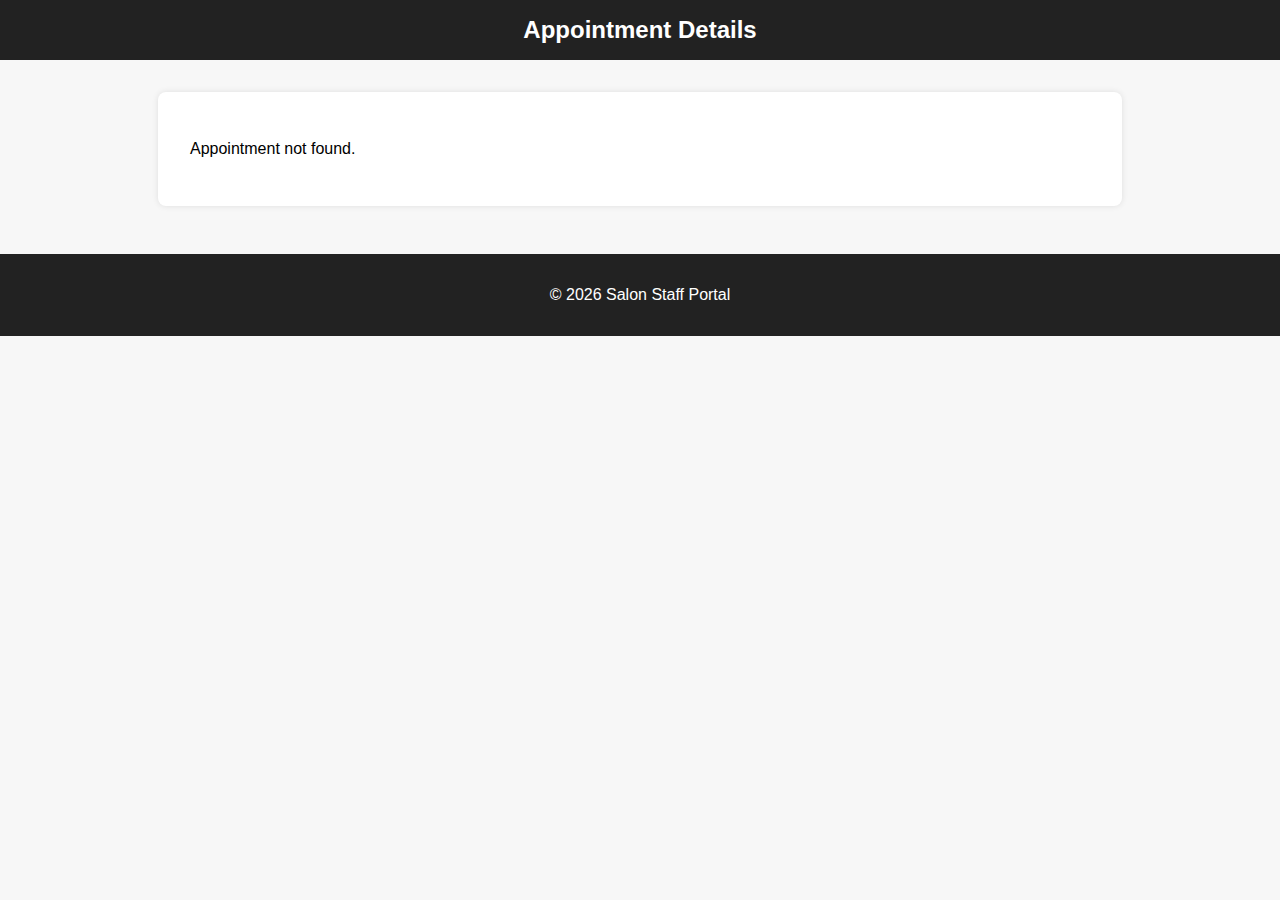
<file: staff&management/template/appointment-details.html>
<!DOCTYPE html>
<html lang="en">
<head>
  <meta charset="UTF-8" />
  <title>Appointment Details</title>
  <style>
    body {
      font-family: Arial, sans-serif;
      margin: 0; padding: 0;
      background: #f7f7f7;
    }
    header {
      background: #222; color: #fff;
      padding: 1rem; text-align: center;
    }
    header h1 { margin: 0; font-size: 1.5rem; }
    main {
      max-width: 900px;
      margin: 2rem auto;
      background: #fff;
      padding: 2rem;
      border-radius: 8px;
      box-shadow: 0 0 6px rgba(0,0,0,0.1);
    }
    .section { margin-bottom: 2rem; }
    h2 {
      border-bottom: 2px solid #ddd;
      padding-bottom: 0.5rem;
      margin-bottom: 1rem;
    }
    .info-grid {
      display: grid;
      grid-template-columns: 1fr 1fr;
      gap: 1rem;
    }
    .info-box {
      background: #fafafa;
      padding: 1rem;
      border: 1px solid #eee;
      border-radius: 5px;
    }
    .info-box strong {
      display: block;
      margin-bottom: 0.3rem;
      color: #444;
    }
    .actions {
      display: flex;
      flex-wrap: wrap;
      gap: 1rem;
    }
    .actions button {
      padding: 0.7rem 1.5rem;
      border: none;
      border-radius: 5px;
      cursor: pointer;
      font-size: 1rem;
      transition: 0.3s ease;
    }
    .btn-approve { background: #28a745; color: #fff; }
    .btn-unapprove { background: #ffc107; color: #000; }
    .btn-complete { background: #007bff; color: #fff; }
    .btn-cancel { background: #dc3545; color: #fff; }
    .btn-assign { background: #17a2b8; color: #fff; }
    .btn-back { background: #6c757d; color: #fff; }
    .actions button:hover { opacity: 0.85; }
    select { padding: 0.5rem; font-size: 1rem; }
    .status-label {
      display: inline-block;
      padding: 0.4rem 0.8rem;
      border-radius: 5px;
      font-weight: bold;
      margin-top: 0.5rem;
    }
    .status-pending { background: #ffeeba; color: #856404; }
    .status-approved { background: #c3e6cb; color: #155724; }
    .status-completed { background: #bee5eb; color: #0c5460; }
    .status-canceled { background: #f5c6cb; color: #721c24; }
    .status-unapproved { background: #e2e3e5; color: #383d41; }
    footer {
      margin-top: 3rem;
      text-align: center;
      padding: 1rem;
      background: #222;
      color: #fff;
    }
  </style>
</head>
<body>
  <header>
    <h1>Appointment Details</h1>
  </header>
  <main>
    <!-- Client info -->
    <section class="section">
      <h2>Client Information</h2>
      <div class="info-grid">
        <div class="info-box">
          <strong>Name:</strong>
          <span id="clientName"></span>
        </div>
        <div class="info-box">
          <strong>Contact:</strong>
          <span id="clientContact"></span>
        </div>
      </div>
    </section>

    <!-- Booking info -->
    <section class="section">
      <h2>Booking Details</h2>
      <div class="info-grid">
        <div class="info-box">
          <strong>Date:</strong>
          <span id="appointmentDate"></span>
        </div>
        <div class="info-box">
          <strong>Time:</strong>
          <span id="appointmentTime"></span>
        </div>
        <div class="info-box">
          <strong>Services:</strong>
          <span id="appointmentServices"></span>
        </div>
        <div class="info-box">
          <strong>Styles:</strong>
          <span id="appointmentStyles"></span>
        </div>
        <div class="info-box">
          <strong>Price:</strong>
          <span id="appointmentPrice"></span>
        </div>
        <div class="info-box">
          <strong>Status:</strong>
          <span id="appointmentStatus"></span>
        </div>
      </div>
    </section>

    <!-- Staff info -->
    <section class="section">
      <h2>Assigned Staff</h2>
      <div class="info-box">
        <strong>Currently Assigned:</strong>
        <span id="assignedStaff"></span>
      </div>
      <div id="assignSection" style="margin-top:1rem; display:none;">
        <label for="staffSelect"><strong>Reassign Staff:</strong></label>
        <select id="staffSelect"></select>
        <button class="btn-assign" id="assignBtn">Assign</button>
      </div>
    </section>

    <!-- Actions -->
    <section class="section">
      <h2>Actions</h2>
      <div class="actions">
        <button class="btn-approve" id="approveBtn">Approve</button>
        <button class="btn-unapprove" id="unapproveBtn">Unapprove</button>
        <button class="btn-complete" id="completeBtn">Mark Completed</button>
        <button class="btn-cancel" id="cancelBtn">Cancel</button>
        <button class="btn-back" id="backBtn">← Back</button>
      </div>
    </section>
  </main>
  <footer>
    <p>&copy; <span id="year"></span> Salon Staff Portal</p>
  </footer>

  <script>
    document.getElementById("year").textContent = new Date().getFullYear();

    // --- Helpers ---
    function loadAppointments(){
      return JSON.parse(localStorage.getItem("appointments")) || [];
    }
    function saveAppointments(appts){
      localStorage.setItem("appointments", JSON.stringify(appts));
    }
    function loadStaff(){
      return JSON.parse(localStorage.getItem("staffAccounts")) || [];
    }
    function getCurrentUser(){
      return JSON.parse(localStorage.getItem("gg_staff_logged_in"));
    }

    // --- Page Init ---
    const urlParams = new URLSearchParams(window.location.search);
    const apptId = urlParams.get("id");
    const appointments = loadAppointments();
    const appointment = appointments.find(a => a.id === apptId);
    const staffList = loadStaff();
    const user = getCurrentUser();

    const clientNameEl = document.getElementById("clientName");
    const clientContactEl = document.getElementById("clientContact");
    const dateEl = document.getElementById("appointmentDate");
    const timeEl = document.getElementById("appointmentTime");
    const servicesEl = document.getElementById("appointmentServices");
    const stylesEl = document.getElementById("appointmentStyles");
    const priceEl = document.getElementById("appointmentPrice");
    const statusEl = document.getElementById("appointmentStatus");
    const assignedEl = document.getElementById("assignedStaff");
    const assignSection = document.getElementById("assignSection");
    const staffSelect = document.getElementById("staffSelect");

    function renderStatus(status){
      const span = document.createElement("span");
      span.textContent = status;
      span.classList.add("status-label");
      if(status === "pending") span.classList.add("status-pending");
      if(status === "approved") span.classList.add("status-approved");
      if(status === "completed") span.classList.add("status-completed");
      if(status === "canceled") span.classList.add("status-canceled");
      if(status === "unapproved") span.classList.add("status-unapproved");
      return span;
    }

    function renderAppointment(){
      if(!appointment){
        document.querySelector("main").innerHTML = "<p>Appointment not found.</p>";
        return;
      }
      clientNameEl.textContent = appointment.clientName || "";
      clientContactEl.textContent = appointment.contact?.email || appointment.contact?.phone || "";
      dateEl.textContent = appointment.date || "";
      timeEl.textContent = appointment.time || "";
      servicesEl.textContent = (appointment.items || []).join(", ");
      stylesEl.textContent = (appointment.styles || []).join(", ");
      priceEl.textContent = "R" + (appointment.price || 0);
      statusEl.innerHTML = "";
      statusEl.appendChild(renderStatus(appointment.status || "pending"));
      assignedEl.textContent = appointment.assignedStaff ? appointment.assignedStaff : "Not assigned";

      // --- Manager only can reassign staff ---
      if(user && user.role === "manager"){
        assignSection.style.display = "block";
        staffSelect.innerHTML = "";
        staffList.filter(s => s.role === "staff").forEach(s => {
          const opt = document.createElement("option");
          opt.value = s.staffId;
          opt.textContent = s.name + " (" + s.staffId + ")";
          if(appointment.assignedStaff === s.staffId){
            opt.selected = true;
          }
          staffSelect.appendChild(opt);
        });
      } else {
        assignSection.style.display = "none";
      }
    }

    renderAppointment();

    // --- Actions ---
    document.getElementById("approveBtn").addEventListener("click", ()=>{
      if(user.role === "manager"){
        appointment.status = "approved";
        saveAppointments(appointments);
        renderAppointment();
      } else {
        alert("Only manager can approve.");
      }
    });
    document.getElementById("unapproveBtn").addEventListener("click", ()=>{
      if(user.role === "manager"){
        appointment.status = "unapproved";
        saveAppointments(appointments);
        renderAppointment();
      } else {
        alert("Only manager can unapprove.");
      }
    });
    document.getElementById("completeBtn").addEventListener("click", ()=>{
      appointment.status = "completed";
      saveAppointments(appointments);
      renderAppointment();
    });
    document.getElementById("cancelBtn").addEventListener("click", ()=>{
      appointment.status = "canceled";
      saveAppointments(appointments);
      renderAppointment();
    });
    document.getElementById("assignBtn").addEventListener("click", ()=>{
      if(user.role === "manager"){
        const selectedStaff = staffSelect.value;
        appointment.assignedStaff = selectedStaff;
        saveAppointments(appointments);
        renderAppointment();
      } else {
        alert("Only manager can reassign.");
      }
    });
    document.getElementById("backBtn").addEventListener("click", ()=>{
      window.location.href = "appointments.html";
    });
  </script>
</body>
</html>
</file>
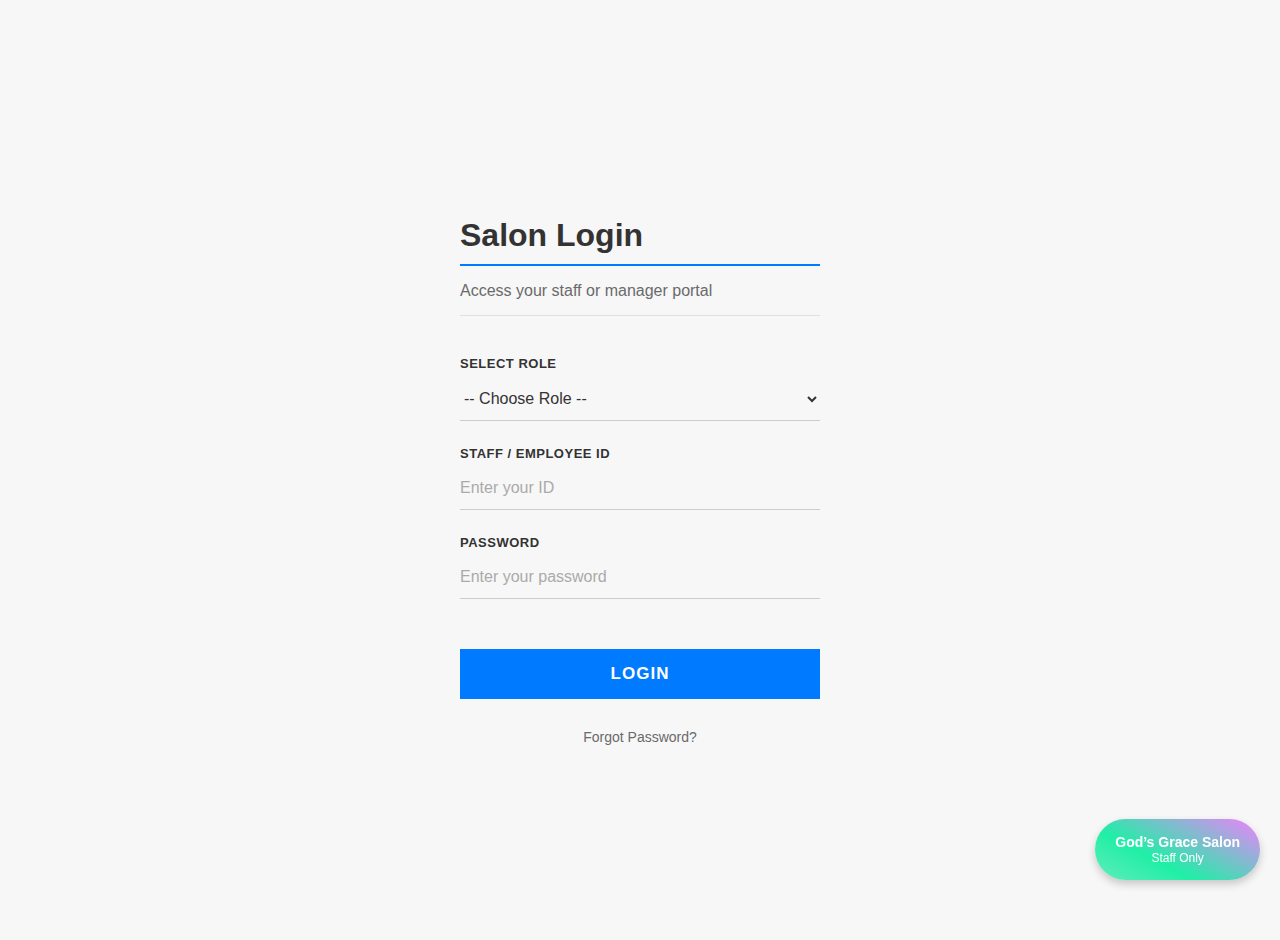
<file: staff&management/template/login.html>
<!DOCTYPE html>
<html lang="en">
<head>
<meta charset="UTF-8">
<meta name="viewport" content="width=device-width, initial-scale=1.0">
<title>Salon Staff & Manager Login</title>
<style>
  /* --- Seamless, Unified Professional Salon Login Style - LIGHT MODE --- */

/* General Setup: Classic clean white background */
body {
    /* Subtle off-white for the background, very common in corporate portals */
    background-color: #f7f7f7; 
    font-family: 'Inter', 'Segoe UI', Roboto, Helvetica, Arial, sans-serif; 
    display: flex;
    justify-content: center;
    align-items: center;
    min-height: 100vh;
    margin: 0;
    padding: 20px;
}

/* --- Login Container: Seamless Integration (Transparent on light background) --- */

.login-container {
    /* Container blends with the body background */
    background-color: transparent; 
    padding: 0;
    width: 100%;
    max-width: 360px;
    box-shadow: none;
    border: none;
}

.login-container h1 {
    color: #333333; /* Dark text for high contrast */
    text-align: left;
    margin-bottom: 5px;
    font-size: 32px;
    font-weight: 700;
    line-height: 1.2;
    /* Professional blue accent line */
    border-bottom: 2px solid #007bff; 
    padding-bottom: 10px;
}

.login-container .subtitle {
    text-align: left;
    color: #6a6a6a; 
    margin-bottom: 40px; 
    font-size: 16px;
    font-weight: 400;
    /* Very light separator line */
    border-bottom: 1px solid #e0e0e0; 
    padding-bottom: 15px;
}

/* --- Form Field Styling --- */

.field {
    margin-bottom: 25px;
}

.field label {
    display: block;
    margin-bottom: 6px;
    font-weight: 600;
    color: #333333; /* Dark labels */
    font-size: 13px;
    text-transform: uppercase;
    letter-spacing: 0.5px;
}

/* Input and Select Styling: The High-Contrast Bottom Border */
input[type="text"],
input[type="password"],
select {
    width: 100%;
    padding: 12px 0; 
    border: none;
    /* Invisible background, blends with the light page */
    background-color: transparent;
    /* Initial border is a subtle, light grey */
    border-bottom: 1px solid #cccccc; 
    box-sizing: border-box;
    font-size: 16px;
    color: #333333; /* Dark input text */
    transition: border-bottom-color 0.2s ease;
}

/* Placeholder text color */
input::placeholder {
    color: #aaaaaa;
}

input[type="text"]:focus,
input[type="password"]:focus,
select:focus {
    /* Sharp, primary blue for focus */
    border-bottom: 2px solid #007bff; 
    outline: none;
}

/* --- Button Styling: High-Visibility CTA --- */

.btn-login {
    width: 100%;
    padding: 15px;
    /* Primary blue for the button */
    background-color: #007bff; 
    color: white; /* White text on blue */
    border: none;
    font-size: 17px;
    font-weight: 700;
    cursor: pointer;
    margin-top: 25px;
    transition: background-color 0.2s ease;
    text-transform: uppercase;
    letter-spacing: 1px;
}

.btn-login:hover {
    background-color: #0056b3; /* Darker blue on hover */
}

/* --- Error and Footer Link Styling --- */

.error-message {
    text-align: center;
    color: #dc3545; /* Standard professional red */
    font-size: 14px;
    margin-top: 20px;
    padding: 10px;
    border: 1px solid #dc3545;
    /* Very light, subtle red background */
    background-color: #fff0f0; 
    display: none;
}

.floating-login-btn {
    position: fixed;
    bottom: 20px;
    right: 20px;
    background: linear-gradient(28deg, #63ECBB 0%, #1FEFA6 35%, #F080FD 100%);
    color: white;
    padding: 15px 20px;
    border-radius: 50px;
    text-decoration: none;
    box-shadow: 0 4px 8px rgba(0,0,0,0.2);
    transition: transform 0.2s, box-shadow 0.2s;
    z-index: 1000;
    display: flex;
    flex-direction: column;
    align-items: center; 
    line-height: 1.2; 
  }
  
  .floating-login-btn .btn-line-1 {
    font-size: 14px;
    font-weight: bold;
  }
  
  .floating-login-btn .btn-line-2 {
    font-size: 12px;
    font-weight: normal;
  }
  
  .floating-login-btn:hover {
    transform: scale(1.1);
    box-shadow: 0 6px 12px rgba(0,0,0,0.3);
  }

.footer-link {
    display: block;
    text-align: center;
    margin-top: 30px;
    color: #6a6a6a;
    font-size: 14px;
    cursor: pointer;
    text-decoration: none;
    transition: color 0.2s ease;
}

.footer-link:hover {
    color: #007bff; 
    text-decoration: underline;
}

</style>
</head>
<body>

<div class="login-container">
  <h1>Salon Login</h1>
  <p class="subtitle">Access your staff or manager portal</p>

  <div class="field">
    <label for="role">Select Role</label>
    <select id="role">
      <option value="">-- Choose Role --</option>
      <option value="staff">Staff</option>
      <option value="manager">Manager</option>
    </select>
  </div>

  <div class="field">
    <label for="staffId">Staff / Employee ID</label>
    <input type="text" id="staffId" placeholder="Enter your ID">
  </div>

  <div class="field">
    <label for="password">Password</label>
    <input type="password" id="password" placeholder="Enter your password">
  </div>

  <button class="btn-login" id="loginBtn">Login</button>
  <div class="error-message" id="loginError">Invalid ID, password, or role.</div>
  
  <span class="footer-link" onclick="alert('Contact your salon admin to reset password')">Forgot Password?</span>
</div>

<a href="../../customer-side/app/templates/login.html" class="floating-login-btn">
  <span class="btn-line-1">God’s Grace Salon</span>
  <span class="btn-line-2">Staff Only</span>
</a>

<script>
  // --- Initialize default staff and manager accounts ---
  const defaultAccounts = [
      { id: "staff001", role: "staff", name: "Sally Stylist", password: "1234" },
      { id: "staff002", role: "staff", name: "John Barber", password: "abcd" },
      { id: "manager001", role: "manager", name: "Mark Manager", password: "1234" }
  ];

  if(!localStorage.getItem("gg_staff_accounts")){
      localStorage.setItem("gg_staff_accounts", JSON.stringify(defaultAccounts));
  }

  const loginBtn = document.getElementById("loginBtn");
  const loginError = document.getElementById("loginError");

  loginBtn.addEventListener("click", () => {
      const role = document.getElementById("role").value;
      const staffId = document.getElementById("staffId").value.trim();
      const password = document.getElementById("password").value.trim();

      loginError.style.display = "none";

      // --- Validation ---
      if(!role || !staffId || !password){
          loginError.textContent = "All fields are required.";
          loginError.style.display = "block";
          return;
      }

      // --- Check credentials against localStorage ---
      const accounts = JSON.parse(localStorage.getItem("gg_staff_accounts")) || [];
      const user = accounts.find(acc => acc.id === staffId && acc.password === password && acc.role === role);

      if(user){
          // Save logged-in user
          localStorage.setItem("gg_staff_logged_in", JSON.stringify(user));

          // Redirect based on role
          if(role === "manager") {
              window.location.href = "manager-dashboard.html";
          } else {
              window.location.href = "staff-dashboard.html";
          }
      } else {
          loginError.textContent = "Invalid ID, password, or role.";
          loginError.style.display = "block";
      }
  });

  // Optional: Enter key triggers login
  document.addEventListener("keydown", e => {
      if(e.key === "Enter"){
          loginBtn.click();
      }
  });

  // --- Debug: show accounts in console ---
  console.log("Staff & Manager accounts:", JSON.parse(localStorage.getItem("gg_staff_accounts")));
</script>
</body>
</html>
</file>
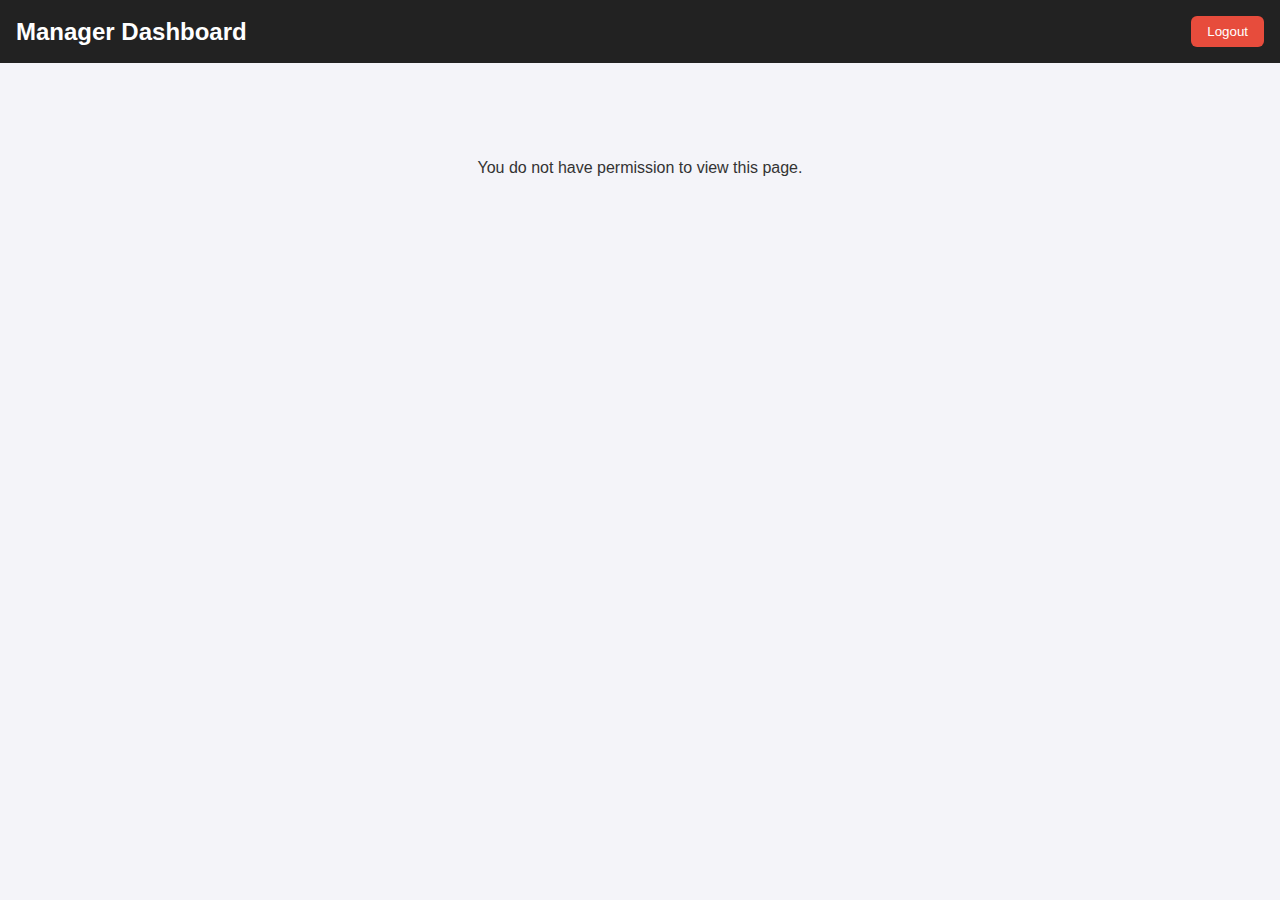
<file: staff&management/template/manager-dashboard.html>
<!DOCTYPE html>
<html lang="en">
<head>
  <meta charset="UTF-8">
  <meta name="viewport" content="width=device-width, initial-scale=1.0">
  <title>Manager Dashboard</title>
  <style>
    body { font-family: Arial, sans-serif; margin:0; padding:0; background:#f4f4f9; color:#333; }
    header { background:#222; color:#fff; padding:1rem; display:flex; justify-content:space-between; align-items:center; }
    header h1 { margin:0; font-size:1.5rem; }
    .logout-btn { background:#e74c3c; border:none; padding:0.5rem 1rem; color:#fff; border-radius:6px; cursor:pointer; }
    main { max-width:1200px; margin:2rem auto; padding:1rem; }
    section { margin-bottom:2rem; background:#fff; padding:1rem; border-radius:8px; box-shadow:0 2px 8px rgba(0,0,0,0.1); }
    h2 { margin-top:0; border-bottom:1px solid #ddd; padding-bottom:0.5rem; margin-bottom:1rem; }
    table { width:100%; border-collapse:collapse; margin-bottom:1rem; }
    th, td { border:1px solid #ddd; padding:0.5rem; text-align:left; }
    th { background:#f9f9f9; }
    .btn { padding:0.4rem 0.8rem; border:none; border-radius:4px; cursor:pointer; margin-right:0.3rem; font-size:0.85rem; }
    .btn-approve { background:#27ae60; color:#fff; }
    .btn-complete { background:#2980b9; color:#fff; }
    .btn-cancel { background:#e74c3c; color:#fff; }
    .btn-delete { background:#7f8c8d; color:#fff; }
    .empty { text-align:center; font-style:italic; color:#666; padding:1rem; }
  </style>
</head>
<body>

<header>
  <h1>Manager Dashboard</h1>
  <button class="logout-btn" id="logoutBtn">Logout</button>
</header>

<main id="dashboardMain">
  <!-- Staff Overview -->
  <section>
    <h2>Staff Overview</h2>
    <table id="staffTable">
      <thead>
        <tr>
          <th>Staff ID</th>
          <th>Name</th>
          <th>Role</th>
        </tr>
      </thead>
      <tbody></tbody>
    </table>
    <p id="staffEmpty" class="empty hidden">No staff registered yet.</p>
  </section>

  <!-- Appointments Overview -->
  <section>
    <h2>Appointments Overview</h2>
    <table id="apptTable">
      <thead>
        <tr>
          <th>Client</th>
          <th>Services</th>
          <th>Date & Time</th>
          <th>Status</th>
          <th>Actions</th>
        </tr>
      </thead>
      <tbody></tbody>
    </table>
    <p id="apptEmpty" class="empty hidden">No appointments booked yet.</p>
  </section>
</main>

<script>
  // --- Elements ---
  const staffTableBody = document.querySelector("#staffTable tbody");
  const staffEmpty = document.getElementById("staffEmpty");
  const apptTableBody = document.querySelector("#apptTable tbody");
  const apptEmpty = document.getElementById("apptEmpty");
  const logoutBtn = document.getElementById("logoutBtn");

  // --- Auth check ---
  const currentUser = JSON.parse(localStorage.getItem("gg_staff_logged_in"));
  if(!currentUser || currentUser.role !== "manager"){
    document.getElementById("dashboardMain").innerHTML = "<p style='text-align:center; padding:2rem;'>You do not have permission to view this page.</p>";
  }

  // --- Logout ---
  logoutBtn.addEventListener("click", ()=> {
    localStorage.removeItem("gg_staff_logged_in");
    window.location.href = "login.html";
  });

  // --- Load data ---
  function loadStaff(){ return JSON.parse(localStorage.getItem("staffAccounts")) || []; }
  function loadAppointments(){ 
    const allAppts = JSON.parse(localStorage.getItem("confirmedAppointments")) || {};
    return Object.values(allAppts).flat(); 
  }

  // --- Render Staff ---
  function renderStaff(){
    const staffList = loadStaff();
    staffTableBody.innerHTML = "";
    if(staffList.length === 0){ staffEmpty.classList.remove("hidden"); return; }
    staffEmpty.classList.add("hidden");
    staffList.forEach(s=>{
      const row = document.createElement("tr");
      row.innerHTML = `<td>${s.staffId}</td><td>${s.name}</td><td>${s.role}</td>`;
      staffTableBody.appendChild(row);
    });
  }

  // --- Render Appointments ---
  function renderAppointments(){
    const appts = loadAppointments();
    apptTableBody.innerHTML = "";
    if(appts.length === 0){ apptEmpty.classList.remove("hidden"); return; }
    apptEmpty.classList.add("hidden");
    appts.forEach((a,i)=>{
      const row = document.createElement("tr");
      row.innerHTML = `
        <td>${a.client?.fullname || '—'}</td>
        <td>${a.itemNames?.join(", ") || '—'}</td>
        <td>${a.date} • ${a.time}</td>
        <td>${a.status || 'pending'}</td>
        <td>
          ${a.status !== 'pending' ? '' : `<button class="btn btn-approve" onclick="updateStatus(${i},'pending')">Approve</button>`}
          ${a.status !== 'completed' ? `<button class="btn btn-complete" onclick="updateStatus(${i},'completed')">Complete</button>` : ''}
          ${a.status !== 'canceled' ? `<button class="btn btn-cancel" onclick="updateStatus(${i},'canceled')">Cancel</button>` : ''}
          <button class="btn btn-delete" onclick="deleteAppt(${i})">Delete</button>
        </td>
      `;
      apptTableBody.appendChild(row);
    });
  }

  // --- Update Appointment Status ---
  window.updateStatus = function(index,newStatus){
    const allAppts = JSON.parse(localStorage.getItem("confirmedAppointments")) || {};
    const flatList = Object.values(allAppts).flat();
    if(index < 0 || index >= flatList.length) return;

    flatList[index].status = newStatus;

    // Reconstruct nested structure
    const grouped = {};
    flatList.forEach(a=>{
      const id = a.clientId || 'guest';
      grouped[id] = grouped[id] || [];
      grouped[id].push(a);
    });
    localStorage.setItem("confirmedAppointments", JSON.stringify(grouped));
    renderAppointments();
  }

  // --- Delete Appointment ---
  window.deleteAppt = function(index){
    if(!confirm("Are you sure you want to delete this appointment?")) return;
    const allAppts = JSON.parse(localStorage.getItem("confirmedAppointments")) || {};
    let flatList = Object.values(allAppts).flat();
    flatList.splice(index,1);
    const grouped = {};
    flatList.forEach(a=>{
      const id = a.clientId || 'guest';
      grouped[id] = grouped[id] || [];
      grouped[id].push(a);
    });
    localStorage.setItem("confirmedAppointments", JSON.stringify(grouped));
    renderAppointments();
  }

  // --- Initial render ---
  renderStaff();
  renderAppointments();
</script>
</body>
</html>
</file>
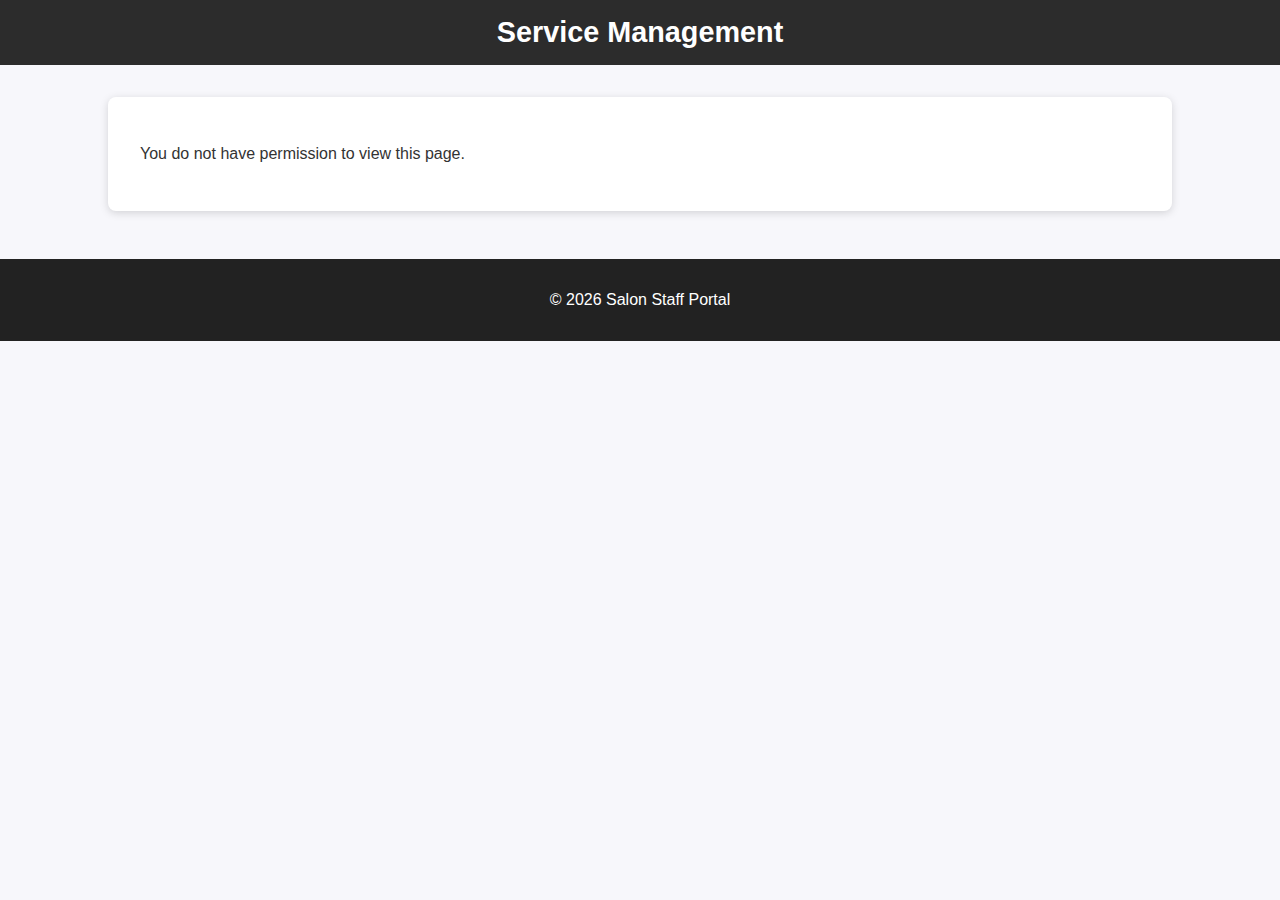
<file: staff&management/template/service-management.html>
<!DOCTYPE html>
<html lang="en">
<head>
  <meta charset="UTF-8">
  <title>Service Management</title>
  <style>
    body {
      font-family: Arial, sans-serif;
      margin: 0; padding: 0;
      background: #f7f7fb;
      color: #333;
    }
    header {
      background: #2c2c2c;
      color: #fff;
      padding: 1rem;
      text-align: center;
    }
    header h1 {
      margin: 0;
      font-size: 1.8rem;
    }
    main {
      max-width: 1000px;
      margin: 2rem auto;
      background: #fff;
      padding: 2rem;
      border-radius: 8px;
      box-shadow: 0 2px 8px rgba(0,0,0,0.15);
    }
    h2 {
      border-bottom: 2px solid #ddd;
      padding-bottom: 0.5rem;
      margin-bottom: 1rem;
      font-size: 1.4rem;
    }

    form {
      display: grid;
      grid-template-columns: 1fr 1fr;
      gap: 1rem;
      margin-bottom: 2rem;
    }
    form label {
      font-weight: bold;
      margin-bottom: 0.3rem;
      display: block;
    }
    form input, form select {
      padding: 0.6rem;
      font-size: 1rem;
      border: 1px solid #ccc;
      border-radius: 4px;
      width: 100%;
    }
    .form-actions {
      grid-column: span 2;
      text-align: right;
    }
    .form-actions button {
      margin-left: 0.5rem;
    }

    .btn {
      padding: 0.6rem 1.2rem;
      border: none;
      border-radius: 4px;
      cursor: pointer;
      font-size: 0.9rem;
      transition: 0.3s ease;
    }
    .btn-add { background: #28a745; color: #fff; }
    .btn-edit { background: #007bff; color: #fff; }
    .btn-delete { background: #dc3545; color: #fff; }
    .btn:hover { opacity: 0.85; }

    table {
      width: 100%;
      border-collapse: collapse;
      margin-bottom: 2rem;
    }
    th, td {
      border: 1px solid #ddd;
      padding: 0.8rem;
      text-align: left;
    }
    th {
      background: #f4f4f4;
    }

    .hidden { display: none; }

    footer {
      margin-top: 3rem;
      text-align: center;
      padding: 1rem;
      background: #222;
      color: #fff;
    }
  </style>
</head>
<body>
  <header>
    <h1>Service Management</h1>
  </header>
  <main>
    <section>
      <h2>Add / Edit Service</h2>
      <form id="serviceForm">
        <div>
          <label for="serviceId">Service ID</label>
          <input type="text" id="serviceId" required>
        </div>
        <div>
          <label for="serviceName">Service Name</label>
          <input type="text" id="serviceName" required>
        </div>
        <div>
          <label for="servicePrice">Price ($)</label>
          <input type="number" id="servicePrice" step="0.01" required>
        </div>
        <div>
          <label for="serviceCategory">Category</label>
          <select id="serviceCategory" required>
            <option value="Hair">Hair</option>
            <option value="Nails">Nails</option>
            <option value="Skin">Skin</option>
            <option value="Spa">Spa</option>
          </select>
        </div>
        <div class="form-actions">
          <button type="submit" class="btn btn-add">Save Service</button>
          <button type="button" id="cancelEdit" class="btn hidden">Cancel Edit</button>
        </div>
      </form>
    </section>

    <section>
      <h2>Services List</h2>
      <table id="serviceTable">
        <thead>
          <tr>
            <th>Service ID</th>
            <th>Name</th>
            <th>Price</th>
            <th>Category</th>
            <th>Actions</th>
          </tr>
        </thead>
        <tbody></tbody>
      </table>
    </section>
  </main>
  <footer>
    <p>&copy; <span id="year"></span> Salon Staff Portal</p>
  </footer>

  <script>
    document.getElementById("year").textContent = new Date().getFullYear();

    // --- Helpers ---
    function loadServices() {
      return JSON.parse(localStorage.getItem("servicesList")) || [];
    }
    function saveServices(list) {
      localStorage.setItem("servicesList", JSON.stringify(list));
    }
    function getCurrentUser() {
      return JSON.parse(localStorage.getItem("gg_staff_logged_in"));
    }

    // --- Role check ---
    const user = getCurrentUser();
    if(!user || user.role !== "manager"){
      document.querySelector("main").innerHTML = "<p>You do not have permission to view this page.</p>";
    }

    // --- Elements ---
    const serviceForm = document.getElementById("serviceForm");
    const serviceIdInput = document.getElementById("serviceId");
    const serviceNameInput = document.getElementById("serviceName");
    const servicePriceInput = document.getElementById("servicePrice");
    const serviceCategoryInput = document.getElementById("serviceCategory");
    const serviceTableBody = document.querySelector("#serviceTable tbody");
    const cancelEditBtn = document.getElementById("cancelEdit");

    let services = loadServices();
    let editIndex = null;

    // --- Render ---
    function renderServiceTable() {
      serviceTableBody.innerHTML = "";
      services.forEach((s, index) => {
        const row = document.createElement("tr");
        row.innerHTML = `
          <td>${s.serviceId}</td>
          <td>${s.name}</td>
          <td>$${s.price}</td>
          <td>${s.category}</td>
          <td>
            <button class="btn btn-edit" onclick="editService(${index})">Edit</button>
            <button class="btn btn-delete" onclick="deleteService(${index})">Delete</button>
          </td>
        `;
        serviceTableBody.appendChild(row);
      });
    }

    // --- Add/Edit ---
    serviceForm.addEventListener("submit", e => {
      e.preventDefault();
      const newService = {
        serviceId: serviceIdInput.value.trim(),
        name: serviceNameInput.value.trim(),
        price: parseFloat(servicePriceInput.value.trim()).toFixed(2),
        category: serviceCategoryInput.value
      };

      if(editIndex !== null){
        services[editIndex] = newService;
        editIndex = null;
        cancelEditBtn.classList.add("hidden");
      } else {
        if(services.some(s => s.serviceId === newService.serviceId)){
          alert("Service ID already exists.");
          return;
        }
        services.push(newService);
      }
      saveServices(services);
      renderServiceTable();
      serviceForm.reset();
    });

    // --- Cancel Edit ---
    cancelEditBtn.addEventListener("click", () => {
      serviceForm.reset();
      editIndex = null;
      cancelEditBtn.classList.add("hidden");
    });

    // --- Global funcs ---
    window.editService = function(index){
      const s = services[index];
      serviceIdInput.value = s.serviceId;
      serviceNameInput.value = s.name;
      servicePriceInput.value = s.price;
      serviceCategoryInput.value = s.category;
      editIndex = index;
      cancelEditBtn.classList.remove("hidden");
    };

    window.deleteService = function(index){
      if(confirm("Are you sure you want to delete this service?")){
        services.splice(index, 1);
        saveServices(services);
        renderServiceTable();
      }
    };

    // Initial
    renderServiceTable();
  </script>
</body>
</html>
</file>
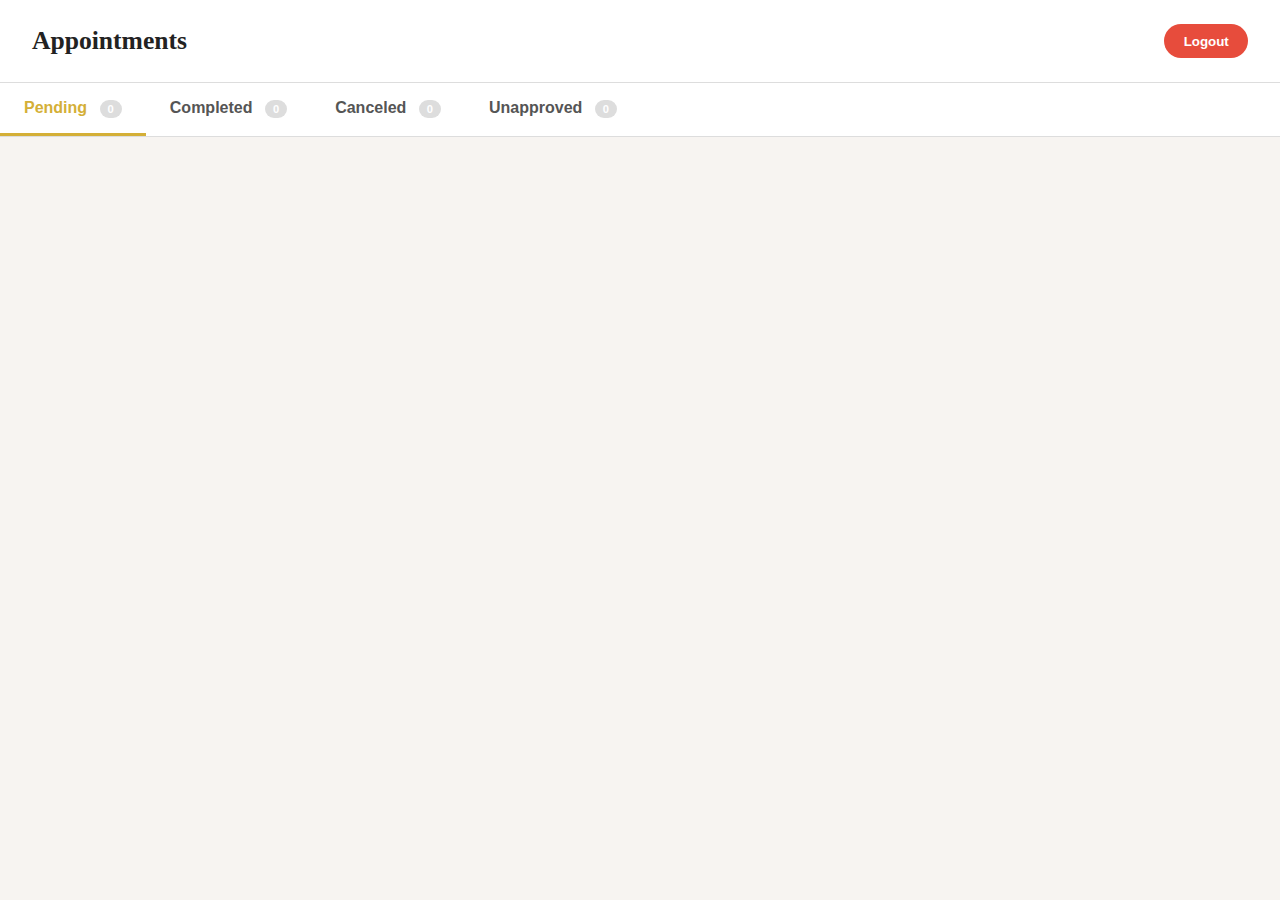
<file: staff&management/template/staff-dashboard.html>
<!DOCTYPE html>
<html lang="en">
<head>
<meta charset="UTF-8">
<meta name="viewport" content="width=device-width, initial-scale=1.0">
<title>Salon Dashboard — Appointments</title>
<style>
  body {
    margin: 0;
    font-family: 'Inter', sans-serif;
    background: #f7f4f1;
    color: #222;
  }

  header {
    background: #fff;
    padding: 1.5rem 2rem;
    display: flex;
    justify-content: space-between;
    align-items: center;
    border-bottom: 1px solid #ddd;
    position: sticky;
    top: 0;
    z-index: 1000;
  }
  header h1 {
    font-family: 'Georgia', serif;
    font-size: 1.6rem;
    margin: 0;
  }
  header .role {
    font-size: 0.9rem;
    font-weight: 600;
    color: #555;
  }
  .logout-btn {
    background: #e74c3c;
    border: none;
    color: #fff;
    padding: 0.6rem 1.2rem;
    border-radius: 20px;
    cursor: pointer;
    font-weight: 600;
    transition: 0.2s;
  }
  .logout-btn:hover {
    background: #c0392b;
  }

  /* Tabs */
  .tabs {
    display: flex;
    background: #fff;
    border-bottom: 1px solid #ddd;
    overflow-x: auto;
  }
  .tab {
    padding: 1rem 1.5rem;
    cursor: pointer;
    font-weight: 600;
    white-space: nowrap;
    border-bottom: 3px solid transparent;
    color: #555;
  }
  .tab.active {
    border-bottom: 3px solid #d4af37;
    color: #d4af37;
  }
  .tab .badge {
    background: #ddd;
    color: #fff;
    font-size: 0.7rem;
    padding: 0.2rem 0.5rem;
    border-radius: 12px;
    margin-left: 0.5rem;
  }

  /* Content */
  .tab-content {
    padding: 2rem;
    max-width: 1100px;
    margin: auto;
    display: none;
  }
  .tab-content.active {
    display: block;
  }

  /* Appointment Cards */
  .appointment-card {
    background: #fff;
    border-radius: 12px;
    padding: 1.5rem;
    box-shadow: 0 4px 12px rgba(0,0,0,0.06);
    margin-bottom: 1.5rem;
    position: relative;
  }
  .appointment-card h3 {
    margin: 0;
    font-size: 1.2rem;
    font-weight: 600;
  }
  .appointment-card p {
    margin: 0.3rem 0;
    font-size: 0.95rem;
    color: #555;
  }
  /* Status Labels */
.status {
  display: inline-block;
  padding: 0.35rem 0.75rem;
  border-radius: 20px;
  font-size: 0.8rem;
  font-weight: 600;
  text-transform: capitalize;
}

.status.pending { background: #f39c12; color: #fff; }     /* Yellow */
.status.approved { background: #27ae60; color: #fff; }    /* Green */
.status.completed { background: #2980b9; color: #fff; }   /* Blue */
.status.cancelled { background: #e74c3c; color: #fff; }   /* Red */
  .status-badge {
    position: absolute;
    top: 1rem;
    right: 1rem;
    font-size: 0.8rem;
    font-weight: 600;
    padding: 0.3rem 0.8rem;
    border-radius: 999px;
    color: #fff;
  }
  .pending { background: #f39c12; color: #fff; }
  .completed { background: #27ae60; }
  .canceled { background: #7f8c8d; }
  .unapproved { background: #e74c3c; }

  .actions {
    margin-top: 1rem;
  }
  .actions button {
    margin-right: 0.4rem;
    border: none;
    padding: 0.5rem 1rem;
    border-radius: 20px;
    font-size: 0.85rem;
    font-weight: 600;
    cursor: pointer;
    transition: 0.2s;
  }
  .approve-btn { background: #27ae60; color: #fff; }
  .approve-btn:hover { background: #219150; }
  .cancel-btn { background: #e74c3c; color: #fff; }
  .cancel-btn:hover { background: #c0392b; }
  .complete-btn { background: #2980b9; color: #fff; }
  .complete-btn:hover { background: #21618c; }
  .delete-btn { background: #7f8c8d; color: #fff; }
  .delete-btn:hover { background: #626e70; }

  .empty-state {
    text-align: center;
    color: #777;
    padding: 3rem;
  }

  @media(max-width: 768px) {
    .tab-content { padding: 1rem; }
    .appointment-card { padding: 1rem; }
  }
</style>
</head>
<body>

<header>
  <div>
    <h1>Appointments</h1>
    <div class="role" id="roleDisplay"></div>
  </div>
  <button class="logout-btn" id="logoutBtn">Logout</button>
</header>

<!-- Tabs -->
<div class="tabs">
  <div class="tab active" data-status="pending">Pending <span class="badge">0</span></div>
  <div class="tab" data-status="completed">Completed <span class="badge">0</span></div>
  <div class="tab" data-status="canceled">Canceled <span class="badge">0</span></div>
  <div class="tab" data-status="unapproved">Unapproved <span class="badge">0</span></div>
</div>

<!-- Content sections -->
<div id="pending" class="tab-content active"></div>
<div id="completed" class="tab-content"></div>
<div id="canceled" class="tab-content"></div>
<div id="unapproved" class="tab-content"></div>

<script>
// --- Elements ---
const appointmentsListEl = document.getElementById("appointmentsList");
const noAppointmentsEl = document.getElementById("noAppointments");

// --- Load all appointments ---
function loadAppointments() {
    return JSON.parse(localStorage.getItem("confirmedAppointments")) || [];
}

// --- Save all appointments ---
function saveAppointments(appointments) {
    localStorage.setItem("confirmedAppointments", JSON.stringify(appointments));
}

// --- Update appointment status ---
function updateStatus(id, newStatus) {
    let allAppointments = loadAppointments();
    const index = allAppointments.findIndex(a => a.id === id);
    if (index > -1) {
        allAppointments[index].status = newStatus;
        saveAppointments(allAppointments);
        renderAppointments();
    }
}

// --- Delete appointment ---
function deleteAppointment(id) {
    let allAppointments = loadAppointments();
    allAppointments = allAppointments.filter(a => a.id !== id);
    saveAppointments(allAppointments);
    renderAppointments();
}

// --- Render all appointments ---
function renderAppointments() {
    const allAppointments = loadAppointments();

    appointmentsListEl.innerHTML = "";

    if (allAppointments.length === 0) {
        noAppointmentsEl.style.display = "block";
        noAppointmentsEl.innerHTML = "<p>No appointments found.</p>";
        return;
    } else {
        noAppointmentsEl.style.display = "none";
    }

    allAppointments.forEach(app => {
        const li = document.createElement("li");
        li.className = "appointment-card";

        const services = app.itemNames?.join(", ") || "—";
        const styles = app.styleNames?.join(", ") || "—";
        const status = app.status || "pending";

        li.innerHTML = `
            <div class="appointment-info">
                <h3>${services}</h3>
                <p><strong>Client:</strong> ${app.clientName || "Unknown"}</p>
                <p><strong>Date:</strong> ${app.date} at ${app.time}</p>
                <p><strong>Styles:</strong> ${styles}</p>
                <p><strong>Status:</strong> <span class="status ${status}">${status}</span></p>
            </div>
            <div class="appointment-actions">
                <button onclick="updateStatus('${app.id}', 'approved')">Approve</button>
                <button onclick="updateStatus('${app.id}', 'cancelled')">Cancel</button>
                <button onclick="updateStatus('${app.id}', 'completed')">Complete</button>
                <button onclick="deleteAppointment('${app.id}')">Delete</button>
            </div>
        `;

        appointmentsListEl.appendChild(li);
    });
}

// --- Init ---
renderAppointments();
</script>
</body>
</html>
</file>
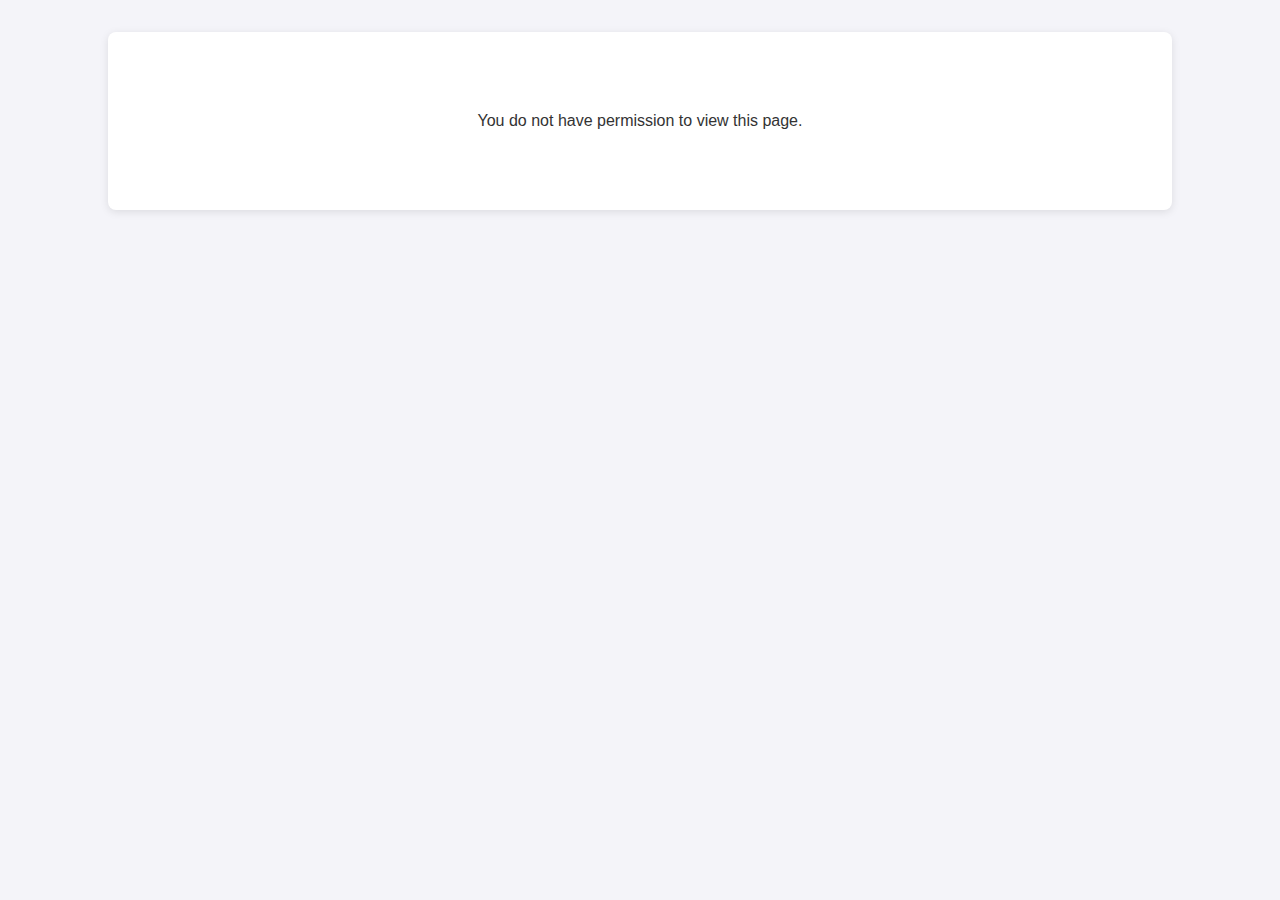
<file: staff&management/template/staff-management.html>
<!DOCTYPE html>
<html lang="en">
<head>
  <meta charset="UTF-8">
  <title>Staff Management</title>
  <style>
    body {
      font-family: Arial, sans-serif;
      margin: 0; padding: 0;
      background: #f4f4f9;
      color: #333;
    }
    header {
      background: #222; color: #fff;
      padding: 1rem; text-align: center;
    }
    header h1 { margin: 0; font-size: 1.6rem; }

    main {
      max-width: 1000px;
      margin: 2rem auto;
      background: #fff;
      padding: 2rem;
      border-radius: 8px;
      box-shadow: 0 2px 8px rgba(0,0,0,0.1);
    }
    h2 {
      border-bottom: 2px solid #ddd;
      padding-bottom: 0.5rem;
      margin-bottom: 1rem;
    }

    .staff-table {
      width: 100%;
      border-collapse: collapse;
      margin-bottom: 2rem;
    }
    .staff-table th, .staff-table td {
      border: 1px solid #ddd;
      padding: 0.8rem;
      text-align: left;
    }
    .staff-table th {
      background: #f9f9f9;
    }

    .btn {
      padding: 0.6rem 1.2rem;
      border: none;
      border-radius: 4px;
      cursor: pointer;
      font-size: 0.9rem;
      transition: 0.3s ease;
    }
    .btn-add { background: #28a745; color: #fff; }
    .btn-edit { background: #007bff; color: #fff; }
    .btn-delete { background: #dc3545; color: #fff; }
    .btn:hover { opacity: 0.85; }

    form {
      display: grid;
      grid-template-columns: 1fr 1fr;
      gap: 1rem;
      margin-bottom: 2rem;
    }
    form label { font-weight: bold; }
    form input, form select {
      padding: 0.6rem;
      font-size: 1rem;
      border: 1px solid #ccc;
      border-radius: 4px;
      width: 100%;
    }
    .form-actions {
      grid-column: span 2;
      text-align: right;
    }
    .form-actions button {
      margin-left: 0.5rem;
    }

    .hidden { display: none; }

    .empty-message {
      text-align: center;
      font-style: italic;
      padding: 1rem;
      color: #666;
    }

    footer {
      margin-top: 3rem;
      text-align: center;
      padding: 1rem;
      background: #222;
      color: #fff;
    }
  </style>
</head>
<body>
  <header id="pageHeader">
    <h1>Staff Management</h1>
  </header>
  <main id="mainContent">
    <section>
      <h2>Add / Edit Staff</h2>
      <form id="staffForm">
        <div>
          <label for="staffId">Staff ID</label>
          <input type="text" id="staffId" required>
        </div>
        <div>
          <label for="staffName">Name</label>
          <input type="text" id="staffName" required>
        </div>
        <div>
          <label for="staffRole">Role</label>
          <select id="staffRole" required>
            <option value="staff">Staff</option>
            <option value="manager">Manager</option>
          </select>
        </div>
        <div>
          <label for="staffPassword">Password</label>
          <input type="password" id="staffPassword" required>
        </div>
        <div class="form-actions">
          <button type="submit" class="btn btn-add">Save Staff</button>
          <button type="button" id="cancelEdit" class="btn hidden">Cancel Edit</button>
        </div>
      </form>
    </section>

    <section>
      <h2>Staff List</h2>
      <table class="staff-table" id="staffTable">
        <thead>
          <tr>
            <th>Staff ID</th>
            <th>Name</th>
            <th>Role</th>
            <th>Actions</th>
          </tr>
        </thead>
        <tbody></tbody>
      </table>
      <p id="emptyMessage" class="empty-message hidden">No staff members added yet.</p>
    </section>
  </main>
  <footer id="pageFooter">
    <p>&copy; <span id="year"></span> Salon Staff Portal</p>
  </footer>

  <script>
    document.getElementById("year").textContent = new Date().getFullYear();

    // --- Helpers ---
    function loadStaff() {
      return JSON.parse(localStorage.getItem("staffAccounts")) || [];
    }
    function saveStaff(staff) {
      localStorage.setItem("staffAccounts", JSON.stringify(staff));
    }
    function getCurrentUser() {
      return JSON.parse(localStorage.getItem("gg_staff_logged_in"));
    }

    // --- Elements ---
    const staffForm = document.getElementById("staffForm");
    const staffIdInput = document.getElementById("staffId");
    const staffNameInput = document.getElementById("staffName");
    const staffRoleInput = document.getElementById("staffRole");
    const staffPasswordInput = document.getElementById("staffPassword");
    const staffTableBody = document.querySelector("#staffTable tbody");
    const cancelEditBtn = document.getElementById("cancelEdit");
    const emptyMessage = document.getElementById("emptyMessage");

    let staffList = loadStaff();
    let editIndex = null;

    // --- Role check ---
    const user = getCurrentUser();
    if(!user || user.role !== "manager"){
      document.getElementById("pageHeader").style.display = "none";
      document.getElementById("pageFooter").style.display = "none";
      document.getElementById("mainContent").innerHTML = "<p style='text-align:center; padding:2rem;'>You do not have permission to view this page.</p>";
    }

    // --- Render table ---
    function renderStaffTable() {
      staffTableBody.innerHTML = "";
      if (staffList.length === 0) {
        emptyMessage.classList.remove("hidden");
        return;
      }
      emptyMessage.classList.add("hidden");

      staffList.forEach((s, index) => {
        const row = document.createElement("tr");
        row.innerHTML = `
          <td>${s.staffId}</td>
          <td>${s.name}</td>
          <td>${s.role}</td>
          <td>
            <button class="btn btn-edit" onclick="editStaff(${index})">Edit</button>
            <button class="btn btn-delete" onclick="deleteStaff(${index})">Delete</button>
          </td>
        `;
        staffTableBody.appendChild(row);
      });
    }

    // --- Add/Edit Staff ---
    staffForm.addEventListener("submit", e => {
      e.preventDefault();
      const newStaff = {
        staffId: staffIdInput.value.trim(),
        name: staffNameInput.value.trim(),
        role: staffRoleInput.value,
        password: staffPasswordInput.value.trim()
      };

      if(editIndex !== null){
        // Keep staffId immutable
        newStaff.staffId = staffList[editIndex].staffId;
        staffList[editIndex] = newStaff;
        editIndex = null;
        cancelEditBtn.classList.add("hidden");
        staffIdInput.disabled = false;
      } else {
        if(staffList.some(s => s.staffId === newStaff.staffId)){
          alert("Staff ID already exists.");
          return;
        }
        staffList.push(newStaff);
      }
      saveStaff(staffList);
      renderStaffTable();
      staffForm.reset();
    });

    // --- Cancel Edit ---
    cancelEditBtn.addEventListener("click", ()=>{
      staffForm.reset();
      editIndex = null;
      cancelEditBtn.classList.add("hidden");
      staffIdInput.disabled = false;
    });

    // --- Global functions ---
    window.editStaff = function(index){
      const s = staffList[index];
      staffIdInput.value = s.staffId;
      staffNameInput.value = s.name;
      staffRoleInput.value = s.role;
      staffPasswordInput.value = s.password;

      // Prevent editing Staff ID
      staffIdInput.disabled = true;

      editIndex = index;
      cancelEditBtn.classList.remove("hidden");
    };

    window.deleteStaff = function(index){
      if(confirm("Are you sure you want to delete this staff?")){
        staffList.splice(index,1);
        saveStaff(staffList);
        renderStaffTable();
      }
    };

    // Initial render
    renderStaffTable();
  </script>
</body>
</html>
</file>
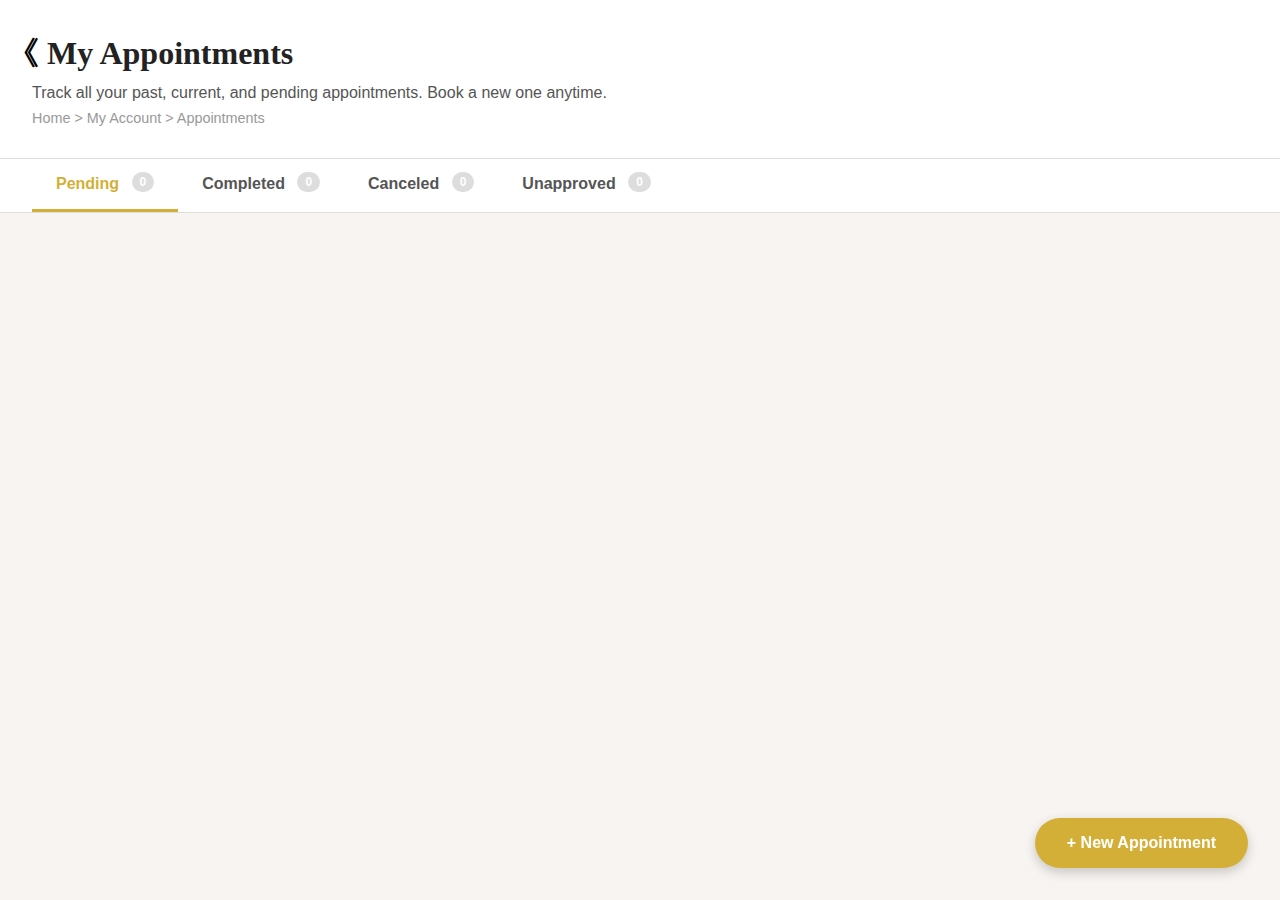
<file: customer-side/app/templates/appointments.html>
<!DOCTYPE html>
<html lang="en">
<head>
<meta charset="UTF-8">
<meta name="viewport" content="width=device-width, initial-scale=1.0">
<title>God’s Grace Salon — My Appointments</title>
<style>
  body {
    margin: 0;
    font-family: 'Inter', sans-serif;
    background-color: #F7F4F1;
    color: #222;
  }
  a { text-decoration: none; color: inherit; }
  button { cursor: pointer; }

  /* Header */
  .header {
    padding: 2rem;
    background: #fff;
    border-bottom: 1px solid #ddd;
  }
  .header h1 {
    font-family: 'Georgia', serif;
    font-size: 2rem;
    margin: 0;
    margin-left: -25px;
  }
  .header p {
    margin: 0.5rem 0 0;
    color: #555;
  }
  .breadcrumb {
    font-size: 0.9rem;
    margin-top: 0.5rem;
    color: #999;
  }

  /* Tabs */
  .tabs {
    display: flex;
    overflow-x: auto;
    background: #fff;
    padding: 0 2rem;
    border-bottom: 1px solid #ddd;
  }
  .tabs::-webkit-scrollbar { display: none; }
  .tab {
    padding: 1rem 1.5rem;
    cursor: pointer;
    font-weight: 600;
    white-space: nowrap;
    color: #555;
    border-bottom: 3px solid transparent;
  }
  .tab.active {
    color: #D4AF37;
    border-bottom: 3px solid #D4AF37;
  }
  .tab .badge {
    background: #ddd;
    color: #fff;
    font-size: 0.75rem;
    padding: 0.2rem 0.5rem;
    border-radius: 12px;
    margin-left: 0.5rem;
    vertical-align: top;
  }

  /* Tab content */
  .tab-content {
    max-width: 1000px;
    margin: 2rem auto;
    display: none;
  }
  .tab-content.active { display: block; }

  /* Appointment Cards */
  .appointment-card {
    display: flex;
    align-items: center;
    background: #fff;
    border-radius: 1rem;
    box-shadow: 0 4px 12px rgba(0,0,0,0.05);
    padding: 1rem;
    margin-bottom: 1.5rem;
    position: relative;
  }
  .appointment-thumb {
    width: 120px;
    height: 80px;
    border-radius: 0.5rem;
    background: #eee;
    flex-shrink: 0;
    display: flex;
    align-items: center;
    justify-content: center;
    font-size: 0.8rem;
    color: #555;
    margin-right: 1.5rem;
  }
  .appointment-info {
    flex: 1;
  }
  .appointment-info h3 {
    margin: 0;
    font-weight: 600;
    font-size: 1.1rem;
  }
  .appointment-info p {
    margin: 0.3rem 0;
    color: #555;
    font-size: 0.9rem;
  }
  .appointment-date {
    font-weight: bold;
    color: #222;
  }
  .status-badge {
    position: absolute;
    top: 1rem;
    right: 1rem;
    padding: 0.3rem 0.8rem;
    font-size: 0.8rem;
    font-weight: 600;
    border-radius: 20px;
    color: #fff;
  }
  .pending { background: #F1C40F; color: #222; }
  .completed { background: #27AE60; }
  .canceled { background: #7F8C8D; }
  .unapproved { background: #E74C3C; }

  .appointment-actions {
    margin-top: 0.8rem;
  }
  .appointment-actions button {
    background: #D4AF37;
    border: none;
    color: #fff;
    padding: 0.5rem 1rem;
    border-radius: 50px;
    box-shadow: 0 4px 8px rgba(0,0,0,0.1);
    margin-right: 0.5rem;
    font-size: 0.9rem;
  }
  .appointment-actions button:hover {
    box-shadow: 0 6px 12px rgba(0,0,0,0.15);
  }

  /* Floating CTA */
  .floating-cta {
    position: fixed;
    bottom: 2rem;
    right: 2rem;
    background: #D4AF37;
    color: #fff;
    padding: 1rem 2rem;
    border-radius: 50px;
    font-weight: 600;
    box-shadow: 0 4px 12px rgba(0,0,0,0.2);
    z-index: 999;
    transition: all 0.3s ease;
  }
  .floating-cta:hover { transform: translateY(-2px); }

  /* Empty state */
  .empty-state {
    text-align: center;
    padding: 3rem 1rem;
    color: #555;
  }

  /* Responsive */
  @media (max-width: 768px) {
    .tabs { padding: 0 1rem; }
    .appointment-card { flex-direction: column; align-items: flex-start; }
    .appointment-thumb { margin-right: 0; margin-bottom: 1rem; width: 100%; height: 150px; }
    .appointment-actions { text-align: center; width: 100%; }
    .floating-cta { padding: 0.8rem 1.5rem; bottom: 1rem; right: 1rem; }
  }
</style>
</head>
<body>

<!-- Header -->
<header class="header">
    <h1>
    <a onclick="window.history.back()" style="font-weight:900;color:#000;cursor:pointer;">《</a>
  My Appointments</h1>
  <p>Track all your past, current, and pending appointments. Book a new one anytime.</p>
  <div class="breadcrumb"><a href="home.html">Home</a> &gt; <a href="profile.html">My Account</a> &gt; <a href="#appointments">Appointments </a></div>
</header>

<!-- Tabs -->
<div class="tabs" id="appointments">
  <div class="tab active" data-tab="pending">Pending <span class="badge">0</span></div>
  <div class="tab" data-tab="completed">Completed <span class="badge">0</span></div>
  <div class="tab" data-tab="canceled">Canceled <span class="badge">0</span></div>
  <div class="tab" data-tab="unapproved">Unapproved <span class="badge">0</span></div>
</div>

<!-- Tab Contents -->
<div id="pending" class="tab-content"></div>
<div id="completed" class="tab-content"></div>
<div id="canceled" class="tab-content"></div>
<div id="unapproved" class="tab-content"></div>

<!-- Floating CTA -->
<a href="booking.html" class="floating-cta">+ New Appointment</a>

<script>
// --- Tabs ---
const tabs = document.querySelectorAll(".tab");
const tabContents = document.querySelectorAll(".tab-content");

// --- Load logged-in client safely ---
let loggedIn;
try {
    loggedIn = JSON.parse(localStorage.getItem("gg_logged_in") || "null");
} catch {
    loggedIn = null;
}
// Use account.id instead of clientId
const clientId = loggedIn?.id || "guest";  

// --- Load all appointments safely ---
function loadAppointments() {
    let all = [];
    try {
        all = JSON.parse(localStorage.getItem("confirmedAppointments") || "[]");
        if (!Array.isArray(all)) all = [];
    } catch {
        all = [];
    }
    return all;
}

// --- Render Appointments ---
function renderAppointments() {
    const allAppointments = loadAppointments();

    // Filter appointments for this client safely
    const clientAppointments = allAppointments.filter(
        a => String(a.clientId || "guest") === String(clientId)
    );

    // Clear tab contents
    tabContents.forEach(tc => tc.innerHTML = "");

    // Count badges
    const counts = { pending: 0, completed: 0, canceled: 0, unapproved: 0 };

    if (clientAppointments.length === 0) {
        tabContents.forEach(tc => tc.innerHTML = "<div class='empty-state'>You don’t have any appointments yet.</div>");
        tabs.forEach(tab => tab.querySelector(".badge").textContent = 0);
        return;
    }

    clientAppointments.forEach(app => {
        const status = app.status || "pending";
        counts[status] = (counts[status] || 0) + 1;

        const container = document.getElementById(status);
        const card = document.createElement("div");
        card.className = "appointment-card";
        const services = app.itemNames?.join(", ") || "—";
        const styles = app.styleNames?.join(", ") || "—";

        card.innerHTML = `
            <div class="appointment-thumb">📅</div>
            <div class="appointment-info">
                <h3>${services}</h3>
                <p><strong>Date:</strong> ${app.date} at ${app.time}</p>
                <p><strong>Styles:</strong> ${styles}</p>
            </div>
            <span class="status-badge ${status}">${status}</span>
        `;
        container.appendChild(card);
    });

    // Update badges
    tabs.forEach(tab => {
        const tabName = tab.dataset.tab;
        tab.querySelector(".badge").textContent = counts[tabName] || 0;
    });

    // Auto-select first tab that has appointments
    let activeSet = false;
    tabs.forEach(tab => {
        const tabName = tab.dataset.tab;
        if (!activeSet && counts[tabName] > 0) {
            setActiveTab(tab);
            activeSet = true;
        }
    });
    if (!activeSet) setActiveTab(tabs[0]);
}

// --- Tab Switching ---
function setActiveTab(tab) {
    tabs.forEach(t => t.classList.remove("active"));
    tab.classList.add("active");
    tabContents.forEach(tc => tc.classList.remove("active"));
    document.getElementById(tab.dataset.tab).classList.add("active");
}

// Attach click events to tabs
tabs.forEach(tab => tab.addEventListener("click", () => setActiveTab(tab)));

// --- Initial render ---
renderAppointments();
</script>
</body>
</html>
</file>
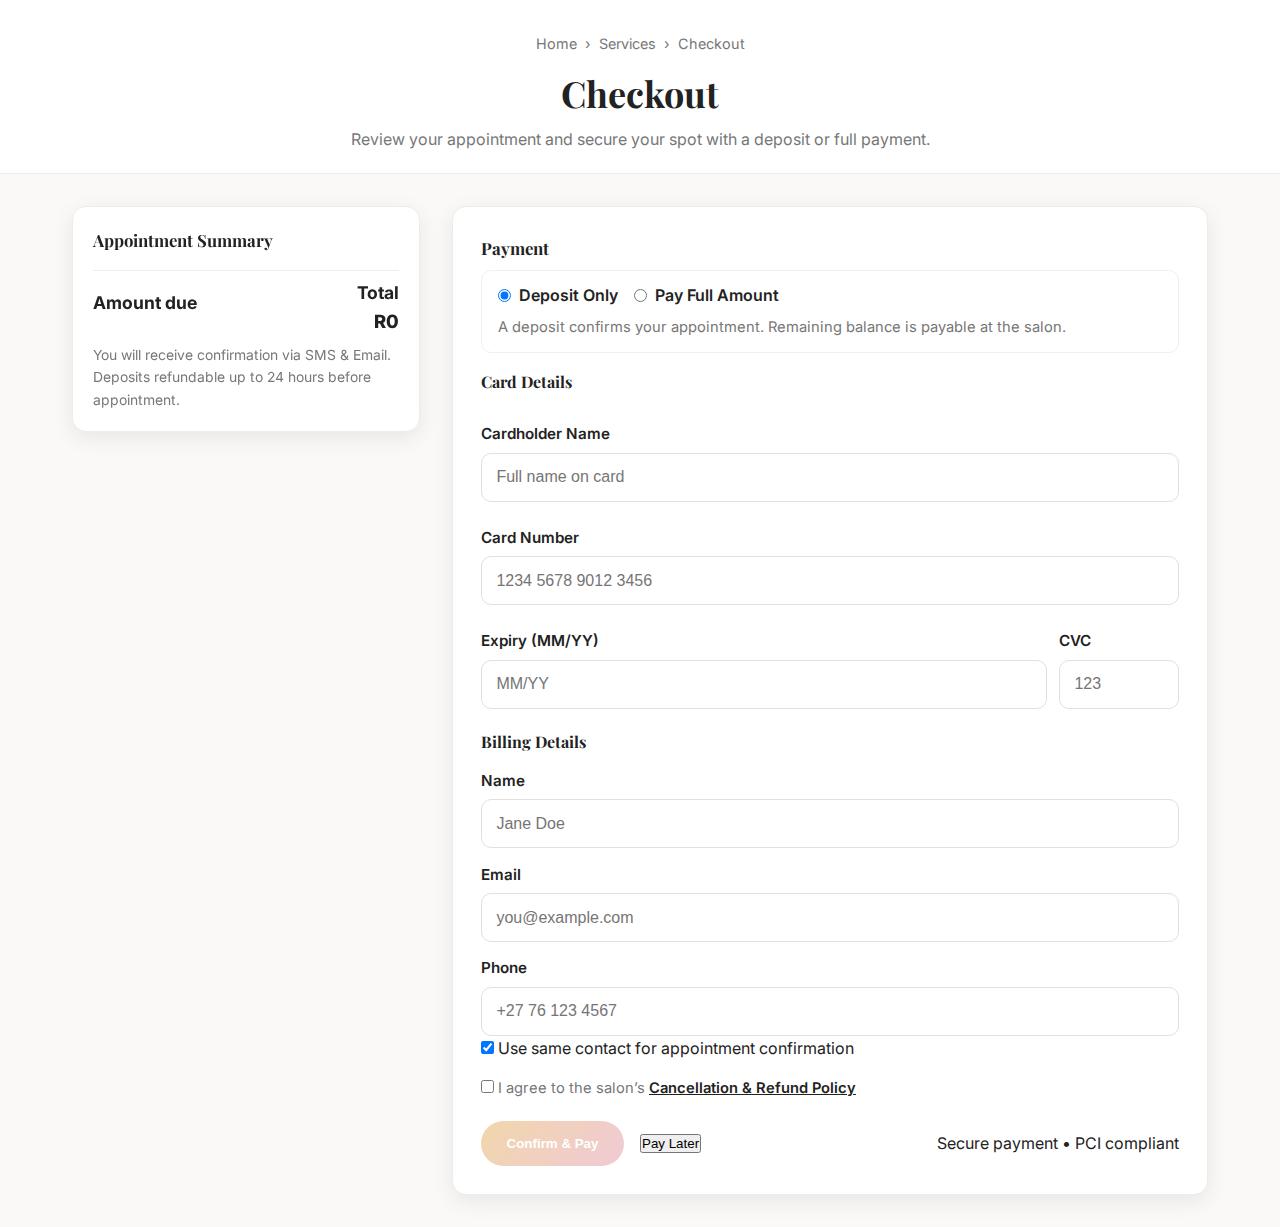
<file: customer-side/app/templates/checkout.html>
<!DOCTYPE html>
<html lang="en">
<head>
  <meta charset="UTF-8" />
  <meta name="viewport" content="width=device-width, initial-scale=1.0" />
  <title>Checkout – God’s Grace Salon</title>
  <link href="https://fonts.googleapis.com/css2?family=Playfair+Display:wght@600&family=Inter:wght@400;500;600&display=swap" rel="stylesheet" />
  <style>
    :root {
      --bg: #faf9f7;
      --card: #ffffff;
      --text: #222222;
      --muted: #777777;
      --accent-1: #e6b566;
      --accent-2: #e39fb3;
      --shadow: 0 6px 22px rgba(0, 0, 0, 0.08);
      --radius: 14px;
    }
    * { box-sizing: border-box; margin: 0; padding: 0; }
    html, body {
      height: 100%;
      font-family: "Inter", system-ui, -apple-system, "Segoe UI", Roboto, "Helvetica Neue", Arial;
      background: var(--bg);
      color: var(--text);
      line-height: 1.6;
    }
    .checkout-header { text-align: center; padding: 2rem 1rem 1.25rem; background: #fff; border-bottom: 1px solid #eee; }
    .checkout-header h1 { font-family: "Playfair Display", serif; font-size: 2.25rem; margin-bottom: 0.25rem; }
    .checkout-header .breadcrumb { color: var(--muted); font-size: 0.9rem; margin-bottom: 0.65rem; }
    .checkout-header .subtitle { color: var(--muted); max-width: 900px; margin: 0 auto; font-size: 1rem; }

    .checkout-container { display: flex; gap: 2rem; align-items: flex-start; padding: 2rem; max-width: 1200px; margin: 0 auto; }
    .summary-panel { flex: 1 1 320px; background: var(--card); border-radius: var(--radius); padding: 1.25rem; box-shadow: var(--shadow); position: sticky; top: 1.25rem; height: max-content; border: 1px solid #f0ebe6; }
    .summary-panel h2 { font-family: "Playfair Display", serif; font-size: 1.05rem; margin-bottom: 0.75rem; }
    .summary-list { list-style: none; margin-bottom: 1rem; }
    .summary-list li { padding: 0.5rem 0; border-bottom: 1px dashed #f3ede9; font-size: 0.95rem; color: var(--text); }
    .summary-total { display: flex; justify-content: space-between; align-items: center; margin-top: 0.75rem; padding-top: 0.5rem; border-top: 1px solid #f3ede9; font-weight: 700; font-size: 1.1rem; }
    .small-note { font-size: 0.87rem; color: var(--muted); margin-top: 0.5rem; }

    .payment-section { flex: 2 1 700px; background: var(--card); border-radius: var(--radius); padding: 1.75rem; box-shadow: var(--shadow); border: 1px solid #f0ebe6; }
    .payment-section h2 { font-family: "Playfair Display", serif; margin-bottom: 0.5rem; font-size: 1.05rem; }

    .payment-options { background: #fff; padding: 0.75rem 1rem; border-radius: 10px; margin-bottom: 1rem; border: 1px solid #f5efe9; }
    .payment-options .row { display: flex; gap: 1rem; align-items: center; flex-wrap: wrap; }
    .payment-options label { display: inline-flex; align-items: center; gap: 0.5rem; color: var(--text); font-weight: 600; }
    .microcopy { color: var(--muted); font-size: 0.92rem; margin-top: 0.5rem; }

    form .group { margin-top: 1rem; }
    label.field { display: block; margin-top: 0.9rem; font-weight: 600; color: var(--text); font-size: 0.95rem; }
    input[type="text"], input[type="email"], input[type="tel"] {
      width: 100%; padding: 0.9rem; border-radius: 10px; border: 1px solid #e6dfd8;
      background: #fff; margin-top: 0.4rem; font-size: 1rem;
    }
    input:focus { outline: none; box-shadow: 0 6px 20px rgba(230, 181, 102, 0.12); border-color: var(--accent-1); }

    .card-inputs { display: grid; gap: 0.6rem; }
    .card-exp-cvc { display: flex; gap: 0.75rem; }
    .card-exp-cvc input { flex: 1; }

    .controls { display: flex; gap: 1rem; align-items: center; margin-top: 1.2rem; flex-wrap: wrap; }
    .btn-pay { background: linear-gradient(135deg, var(--accent-1), var(--accent-2)); color: #fff; border: 0; padding: 0.95rem 1.6rem; font-weight: 700; border-radius: 999px; cursor: pointer; display: inline-flex; align-items: center; gap: 0.6rem; }
    .btn-pay:disabled { opacity: 0.55; cursor: not-allowed; }

    .terms { margin-top: 1rem; font-size: 0.92rem; color: var(--muted); }
    .terms a { color: var(--text); text-decoration: underline; font-weight: 600; }

    .success-modal { position: fixed; inset: 0; display: none; align-items: center; justify-content: center; background: rgba(0, 0, 0, 0.45); z-index: 2000; }
    .success-card { background: var(--card); padding: 2rem; border-radius: 12px; max-width: 520px; width: 94%; text-align: center; box-shadow: var(--shadow); border: 1px solid #efe7df; }
    .success-check { width: 88px; height: 88px; border-radius: 999px; background: linear-gradient(135deg, var(--accent-1), var(--accent-2)); display: grid; place-items: center; margin: 0 auto 1rem; color: #fff; font-size: 2.25rem; }
    .success-title { font-family: "Playfair Display", serif; font-size: 1.25rem; margin-top: 0.25rem; }
    .success-msg { color: var(--muted); margin-top: 0.5rem; }

    @media (max-width: 980px) { .checkout-container { padding: 1rem; gap: 1rem; } .summary-panel { position: relative; top: 0; } }
    @media (max-width: 720px) { .checkout-container { flex-direction: column; } .payment-section { order: 2; } .summary-panel { order: 1; } }
  </style>
</head>
<body>
<header class="checkout-header">
  <div class="breadcrumb">Home &nbsp;›&nbsp; Services &nbsp;›&nbsp; Checkout</div>
  <h1>Checkout</h1>
  <p class="subtitle">Review your appointment and secure your spot with a deposit or full payment.</p>
</header>

<main class="checkout-container">
  <aside class="summary-panel">
    <h2>Appointment Summary</h2>
    <ul class="summary-list" id="appointmentSummary"></ul>
    <div class="summary-total">
      <div>
        <div class="muted">Amount due</div>
        <div class="small-note" id="summaryModeText"></div>
      </div>
      <div style="text-align:right">
        <div class="muted">Total</div>
        <div style="font-size:1.15rem;font-weight:800" id="summaryTotal">R0</div>
      </div>
    </div>
    <p class="small-note">You will receive confirmation via SMS & Email. Deposits refundable up to 24 hours before appointment.</p>
  </aside>

  <section class="payment-section">
    <h2>Payment</h2>

    <div class="payment-options">
      <div class="row">
        <label><input type="radio" name="paymentType" value="deposit" checked /> Deposit Only</label>
        <label><input type="radio" name="paymentType" value="full" /> Pay Full Amount</label>
      </div>
      <div class="microcopy" id="paymentMicrocopy">A deposit confirms your appointment. Remaining balance is payable at the salon.</div>
    </div>

    <form id="paymentForm" novalidate>
      <div class="group card-inputs">
        <h2 style="font-size:1rem;margin-bottom:0.25rem">Card Details</h2>
        <label class="field">Cardholder Name
          <input type="text" id="cardName" required placeholder="Full name on card">
        </label>
        <label class="field">Card Number
          <input type="text" id="cardNumber" maxlength="19" placeholder="1234 5678 9012 3456" required>
        </label>
        <div class="card-exp-cvc">
          <label class="field" style="flex:1">Expiry (MM/YY)
            <input type="text" id="cardExpiry" maxlength="5" placeholder="MM/YY" required>
          </label>
          <label class="field" style="width:120px">CVC
            <input type="text" id="cardCVC" maxlength="4" placeholder="123" required>
          </label>
        </div>
      </div>

      <div class="group" style="margin-top:1.25rem">
        <h2 style="font-size:1rem;margin-bottom:0.25rem">Billing Details</h2>
        <label class="field">Name
          <input type="text" id="billingName" placeholder="Jane Doe">
        </label>
        <label class="field">Email
          <input type="email" id="billingEmail" placeholder="you@example.com">
        </label>
        <label class="field">Phone
          <input type="tel" id="billingPhone" placeholder="+27 76 123 4567">
        </label>
        <label style="margin-top:0.6rem"><input type="checkbox" id="useForConfirmation" checked /> Use same contact for appointment confirmation</label>
      </div>

      <div class="terms" style="margin-top:1rem">
        <label><input type="checkbox" id="agreeTerms" /> I agree to the salon’s <a href="#" id="policyLink">Cancellation & Refund Policy</a></label>
      </div>

      <div class="controls" style="margin-top:1.25rem">
        <button class="btn-pay" id="payButton" type="submit" disabled><span id="payLabel">Confirm & Pay</span></button>
        <button type="button" class="btn-ghost" id="payLaterBtn">Pay Later</button>
        <div style="margin-left:auto" class="muted">Secure payment • PCI compliant</div>
      </div>
    </form>
  </section>
</main>

<div class="success-modal" id="successModal">
  <div class="success-card">
    <div class="success-check">✓</div>
    <h3 class="success-title">Thank you — your appointment is confirmed</h3>
    <p id="successDetails" class="success-msg"></p>
  </div>
</div>

<script>
// --- Elements -------------------------------------------------------------
const appointmentSummaryEl = document.getElementById("appointmentSummary");
const summaryTotalEl = document.getElementById("summaryTotal");
const modeTextEl = document.getElementById("summaryModeText");
const paymentMicrocopyEl = document.getElementById("paymentMicrocopy");
const payButton = document.getElementById("payButton");
const form = document.getElementById("paymentForm");
const successModal = document.getElementById("successModal");
const successDetails = document.getElementById("successDetails");
const agreeTerms = document.getElementById("agreeTerms");

// --- Load logged-in client and appointment --------------------------------
const loggedIn = JSON.parse(localStorage.getItem("gg_logged_in"));
const clientId = loggedIn?.clientId || "guest";
const clientName = loggedIn?.fullname || appointment?.client?.fullname || "Guest User";

let appointment = JSON.parse(localStorage.getItem("appointment")) || {
    client: { fullname: "", title: "", gender: "" },
    contact: { phone: "", email: "" },
    categories: [],
    items: {},
    styles: {},
    itemNames: [],
    styleNames: [],
    date: new Date().toISOString().slice(0,10),
    time: "--:--",
    duration: "",
    price: 0,
    deposit: 0
};

// --- Helper: Format currency ---------------------------------------------
function formatR(n) {
    n = Number(n) || 0;
    return "R" + n.toLocaleString("en-ZA");
}

// --- Render Appointment Summary -------------------------------------------
function renderSummary(mode = "deposit") {
    appointmentSummaryEl.innerHTML = "";

    const clientName = appointment.client?.fullname ? `${appointment.client.title} ${appointment.client.fullname}` : "—";
    const email = appointment.contact?.email || "—";
    const phone = appointment.contact?.phone || "—";
    const services = appointment.itemNames?.join(", ") || "—";
    const styles = appointment.styleNames?.join(", ") || "—";

    const summaryItems = [
        { k: "Client", v: clientName },
        { k: "Email", v: email },
        { k: "Phone", v: phone },
        { k: "Services", v: services },
        { k: "Styles", v: styles },
        { k: "Date & Time", v: appointment.date ? `${appointment.date} • ${appointment.time}` : "—" },
        { k: "Duration", v: appointment.duration || "—" }
    ];

    summaryItems.forEach(item => {
        if (!item.v || item.v === "—") return;
        const li = document.createElement("li");
        li.innerHTML = `<strong style="display:inline-block;width:95px;color:var(--muted);font-weight:600">${item.k}</strong> <span>${item.v}</span>`;
        appointmentSummaryEl.appendChild(li);
    });

    // Total / Deposit
    const deposit = appointment.deposit || Math.round(appointment.price * 0.5);
    if (mode === "full") {
        summaryTotalEl.textContent = formatR(appointment.price);
        modeTextEl.textContent = "Full amount payable now";
    } else {
        summaryTotalEl.textContent = formatR(deposit);
        modeTextEl.textContent = `Deposit required — ${formatR(deposit)}. Remaining ${formatR((appointment.price || 0) - deposit)} at salon`;
    }
}

// --- Initial render --------------------------------------------------------
renderSummary();

// --- Payment Type Toggle --------------------------------------------------
document.querySelectorAll('input[name="paymentType"]').forEach(radio => {
    radio.addEventListener("change", e => {
        const mode = e.target.value;
        paymentMicrocopyEl.textContent = mode === "deposit"
            ? "A deposit confirms your appointment. Remaining balance is payable at the salon."
            : "Pay everything now for a seamless experience.";
        renderSummary(mode);
        validateForm();
    });
});

// --- Form Validation ------------------------------------------------------
function validateForm() {
    const cardName = document.getElementById("cardName").value.trim();
    const cardNumber = document.getElementById("cardNumber").value.trim();
    const cardExpiry = document.getElementById("cardExpiry").value.trim();
    const cardCVC = document.getElementById("cardCVC").value.trim();
    payButton.disabled = !(cardName && cardNumber && cardExpiry && cardCVC && agreeTerms.checked);
}

["cardName","cardNumber","cardExpiry","cardCVC"].forEach(id => {
    document.getElementById(id).addEventListener("input", validateForm);
});
agreeTerms.addEventListener("change", validateForm);

// --- Form Submission ------------------------------------------------------
form.addEventListener("submit", e => {
    e.preventDefault();
    const mode = document.querySelector('input[name="paymentType"]:checked').value;

    // Ensure arrays exist
    appointment.itemNames = appointment.itemNames || [];
    appointment.styleNames = appointment.styleNames || [];

    // Build the confirmed appointment object
    const confirmedAppointment = {
        id: "apt_" + Date.now(),
        clientId: clientId,
        clientName: clientName,
        ...appointment,
        paid: mode,
        status: "pending",
        timestamp: new Date().toISOString()
    };

    // Save into global confirmedAppointments (array)
    let allConfirmed = JSON.parse(localStorage.getItem("confirmedAppointments")) || [];
    allConfirmed.push(confirmedAppointment);
    localStorage.setItem("confirmedAppointments", JSON.stringify(allConfirmed));

    // Success modal
    successDetails.textContent = `You have successfully booked "${appointment.itemNames.join(", ") || 'service'}" on ${appointment.date} at ${appointment.time}.`;
    successModal.style.display = "flex";

    setTimeout(() => {
        successModal.style.display = "none";
        window.location.href = "appointments.html";
    }, 2500);
});
</script>
</body>
</html>
</file>
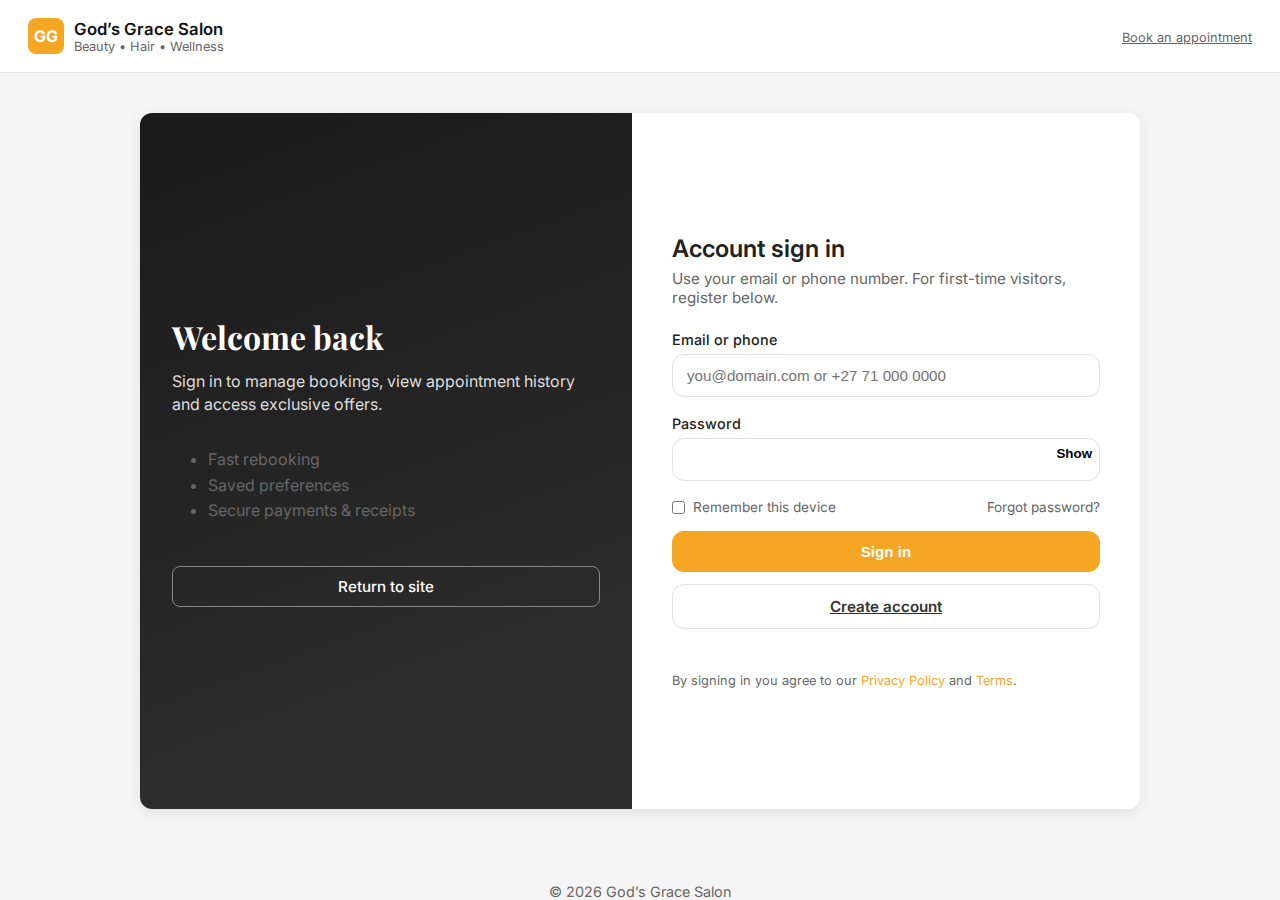
<file: customer-side/app/templates/login.html>
<!doctype html>
<html lang="en">
  <head>
    <meta charset="utf-8" />
    <meta name="viewport" content="width=device-width, initial-scale=1" />
    <title>Login — God’s Grace Salon</title>
    <meta name="description" content="Sign in to manage bookings, view appointments and save favourites at God’s Grace Salon." />
    <link rel="preconnect" href="https://fonts.googleapis.com">
    <link rel="preconnect" href="https://fonts.gstatic.com" crossorigin>
    <link href="https://fonts.googleapis.com/css2?family=Playfair+Display:wght@600;700;800&family=Inter:wght@400;500;600;700&display=swap" rel="stylesheet">
    <style>
:root {
  --primary: #f5a623;
  --dark: #111;
  --muted: #666;
  --border: #e2e2e2;
  --bg-light: #fff;
  --bg-dark: linear-gradient(160deg, #1a1a1a, #2c2c2c 80%);
  --radius: 12px;
  --shadow: 0 4px 14px rgba(0,0,0,0.08);
}
* { margin: 0; padding: 0; box-sizing: border-box; }
html, body { height: 100%; font-family: 'Inter', sans-serif; background: #f5f5f5; color: #222; }
.container {
  display: flex;
  flex-direction: column;
  min-height: 100vh;
}
header {
  display: flex;
  justify-content: space-between;
  align-items: center;
  padding: 18px 28px;
  border-bottom: 1px solid var(--border);
  background: #fff;
}
header .brand {
  display: flex;
  align-items: center;
  gap: 10px;
  text-decoration: none;
  color: #111;
}
header .logo {
  width: 36px;
  height: 36px;
  border-radius: 8px;
  background: var(--primary);
  color: #fff;
  font-weight: 700;
  display: flex;
  align-items: center;
  justify-content: center;
}
header .title { font-weight: 600; font-size: 1.05rem; }
header .small { font-size: 0.8rem; color: var(--muted); }
.auth-wrap {
  flex: 1;
  display: flex;
  max-width: 1000px;
  margin: 40px auto;
  border-radius: var(--radius);
  overflow: hidden;
  box-shadow: var(--shadow);
}
.auth-wrap .promo {
  flex: 1;
  background: var(--bg-dark);
  color: #fff;
  padding: 48px 32px;
  display: flex;
  flex-direction: column;
  justify-content: center;
}
.auth-wrap .promo h1 {
  font-family: 'Playfair Display', serif;
  font-size: 2rem;
  margin-bottom: 12px;
}
.auth-wrap .promo p {
  color: #ddd;
  margin-bottom: 16px;
  line-height: 1.4;
}
.auth-wrap .promo ul {
  margin-left: 18px;
  color: #bbb;
  line-height: 1.6;
}
.auth-wrap .promo .btn-ghost {
  margin-top: 24px;
  padding: 10px 16px;
  border: 1px solid #888;
  border-radius: 8px;
  color: #fff;
  background: transparent;
  text-decoration: none;
  font-weight: 500;
}
.auth-wrap .login-card {
  flex: 1;
  background: #fff;
  padding: 48px 40px;
  display: flex;
  flex-direction: column;
  justify-content: center;
}
.login-card h2 {
  font-size: 1.5rem;
  font-weight: 600;
  margin-bottom: 6px;
}
.login-card .lead {
  font-size: 0.95rem;
  color: var(--muted);
  margin-bottom: 24px;
}
.form-group { margin-bottom: 18px; }
.form-group label {
  font-size: 0.9rem;
  font-weight: 500;
  display: block;
  margin-bottom: 6px;
}
.form-group input {
  width: 100%;
  padding: 12px 14px;
  border: 1px solid var(--border);
  border-radius: var(--radius);
  font-size: 0.95rem;
}
.form-group input:focus {
  outline: none;
  border-color: var(--primary);
  box-shadow: 0 0 0 2px rgba(245,166,35,0.2);
}
.input-error { border-color: #e44f6f !important; }
.error-msg {
  font-size: 0.8rem;
  color: #e44f6f;
  margin-top: 4px;
}
.row {
  display: flex;
  justify-content: space-between;
  align-items: center;
  font-size: 0.85rem;
  margin-bottom: 16px;
}
.row .small { color: var(--muted); }
.row a { text-decoration: none; color: var(--primary); }
.btn {
  display: inline-block;
  padding: 12px 16px;
  border-radius: var(--radius);
  font-size: 0.95rem;
  font-weight: 600;
  text-align: center;
  cursor: pointer;
  transition: background 0.25s;
}
.btn-primary {
  background: var(--primary);
  color: #fff;
  border: none;
  width: 100%;
}
.btn-primary:hover { background: #e08d1e; }
.btn-ghost {
  background: transparent;
  border: 1px solid var(--border);
  color: #333;
  margin-top: 12px;
  width: 100%;
}
.social-btn {
  margin-top: 24px;
  display: flex;
  flex-direction: column;
  gap: 10px;
}
.social-btn button {
  padding: 12px;
  border: 1px solid var(--border);
  border-radius: var(--radius);
  background: #fafafa;
  font-size: 0.95rem;
  font-weight: 500;
  cursor: pointer;
}
.social-btn button:hover { background: #f0f0f0; }
.page-foot {
  margin-top: 32px;
  font-size: 0.8rem;
  color: var(--muted);
}
.page-foot a { color: var(--primary); text-decoration: none; }
@media (max-width: 768px) {
  .auth-wrap { flex-direction: column; margin: 20px; }
  .promo { display: none; }
}
</style>
  </head>
  <body>
    <div class="container">
      <header>
        <a class="brand" href="/">
          <div class="logo">GG</div>
          <div>
            <div class="title">God’s Grace Salon</div>
            <div class="small">Beauty • Hair • Wellness</div>
          </div>
        </a>
        <nav aria-label="utility">
          <a class="small" href="booking.html">Book an appointment</a>
        </nav>
      </header>
      <main class="auth-wrap" id="auth-wrap">
        <section class="promo" aria-hidden="true">
          <h1>Welcome back</h1>
          <p>Sign in to manage bookings, view appointment history and access exclusive offers.</p>
          <ul style="margin-top:16px;padding-left:18px;color:var(--muted)">
            <li>Fast rebooking</li>
            <li>Saved preferences</li>
            <li>Secure payments &amp; receipts</li>
          </ul>
          <div style="margin-top:18px">
            <a class="btn btn-ghost" href="home.html">Return to site</a>
          </div>
        </section>
        <section class="login-card" aria-labelledby="login-title">
          <h2 id="login-title">Account sign in</h2>
          <p class="lead">Use your email or phone number. For first-time visitors, register below.</p>
          <form id="loginForm" novalidate aria-describedby="form-desc">
            <div id="form-desc" class="sr-only" style="display:none">Login form. Fields: identifier, password, rememberMe.</div>
            <div class="form-group">
              <label for="identifier">Email or phone</label>
              <input id="identifier" name="identifier" type="text" inputmode="email" autocomplete="email" placeholder="you@domain.com or +27 71 000 0000" required aria-required="true">
              <div class="error-msg" id="id-error" aria-live="polite" style="display:none"></div>
            </div>
            <div class="form-group">
              <label for="password">Password</label>
              <div style="position:relative">
                <input id="password" name="password" type="password" autocomplete="current-password" required aria-required="true">
                <button type="button" id="togglePwd" aria-label="Show password" style="position:absolute;right:8px;top:8px;background:none;border:0;font-weight:700;cursor:pointer">Show</button>
              </div>
              <div class="error-msg" id="pw-error" aria-live="polite" style="display:none"></div>
            </div>
            <div class="row" style="margin-top:8px;align-items:center">
              <label style="display:flex;align-items:center;gap:8px"><input id="remember" name="remember" type="checkbox"> <span class="small">Remember this device</span></label>
              <div style="margin-left:auto"><a href="#forgot" class="small">Forgot password?</a></div>
            </div>
            <div class="actions">
              <button id="submitBtn" class="btn btn-primary" type="submit">Sign in</button>
              <a class="btn btn-ghost" href="signup.html">Create account</a>
            </div>
            <!-- Social login buttons removed -->
            <div id="status" role="status" aria-live="polite" style="margin-top:12px"></div>
          </form>
          <footer class="page-foot">
            By signing in you agree to our <a href="#privacy">Privacy Policy</a> and <a href="#tos">Terms</a>.
          </footer>
        </section>
      </main>
      <footer style="margin-top:34px;text-align:center;color:var(--muted);font-size:0.9rem">© <span id="year"></span> God’s Grace Salon</footer>
    </div>
    
  <script>
  document.getElementById('year').textContent = new Date().getFullYear();

  const idInput = document.getElementById('identifier');
  const pwInput = document.getElementById('password');
  const idErr = document.getElementById('id-error');
  const pwErr = document.getElementById('pw-error');
  const status = document.getElementById('status');
  const toggle = document.getElementById('togglePwd');
  const form = document.getElementById('loginForm');
  const submitBtn = document.getElementById('submitBtn');

  // Toggle password visibility
  toggle.addEventListener('click', () => {
    const isPwd = pwInput.type === 'password';
    pwInput.type = isPwd ? 'text' : 'password';
    toggle.textContent = isPwd ? 'Hide' : 'Show';
    toggle.setAttribute('aria-pressed', String(isPwd));
  });

  function clearErrors(){
    idErr.style.display = 'none'; idErr.textContent = '';
    idInput.classList.remove('input-error');
    pwErr.style.display = 'none'; pwErr.textContent = '';
    pwInput.classList.remove('input-error');
    status.textContent = '';
  }

  function loadAccounts() {
    return JSON.parse(localStorage.getItem('accounts')) || [];
  }

  form.addEventListener("submit", (e) => {
    e.preventDefault();
    clearErrors();

    const email = idInput.value.trim().toLowerCase();
    const password = pwInput.value;

    if (!email) {
      idErr.textContent = "Please enter your email.";
      idErr.style.display = 'block';
      idInput.classList.add('input-error');
      return;
    }
    if (!password) {
      pwErr.textContent = "Please enter your password.";
      pwErr.style.display = 'block';
      pwInput.classList.add('input-error');
      return;
    }

    const accounts = loadAccounts();
    // Find account by email and password
    const account = accounts.find(acc => acc.email === email && acc.password === password);

    if (!account) {
      pwErr.textContent = "Invalid email or password.";
      pwErr.style.display = 'block';
      pwInput.classList.add('input-error');
      return;
    }

    // Ensure account has a unique id (for legacy accounts without id)
    if (!account.id) {
      account.id = 'user-' + Date.now();
      localStorage.setItem('accounts', JSON.stringify(accounts));
    }

    // Success → save session + redirect
    localStorage.setItem("gg_logged_in", JSON.stringify(account));
    window.location.href = "home.html";
  });
</script>

  </body>
</html>
</file>
